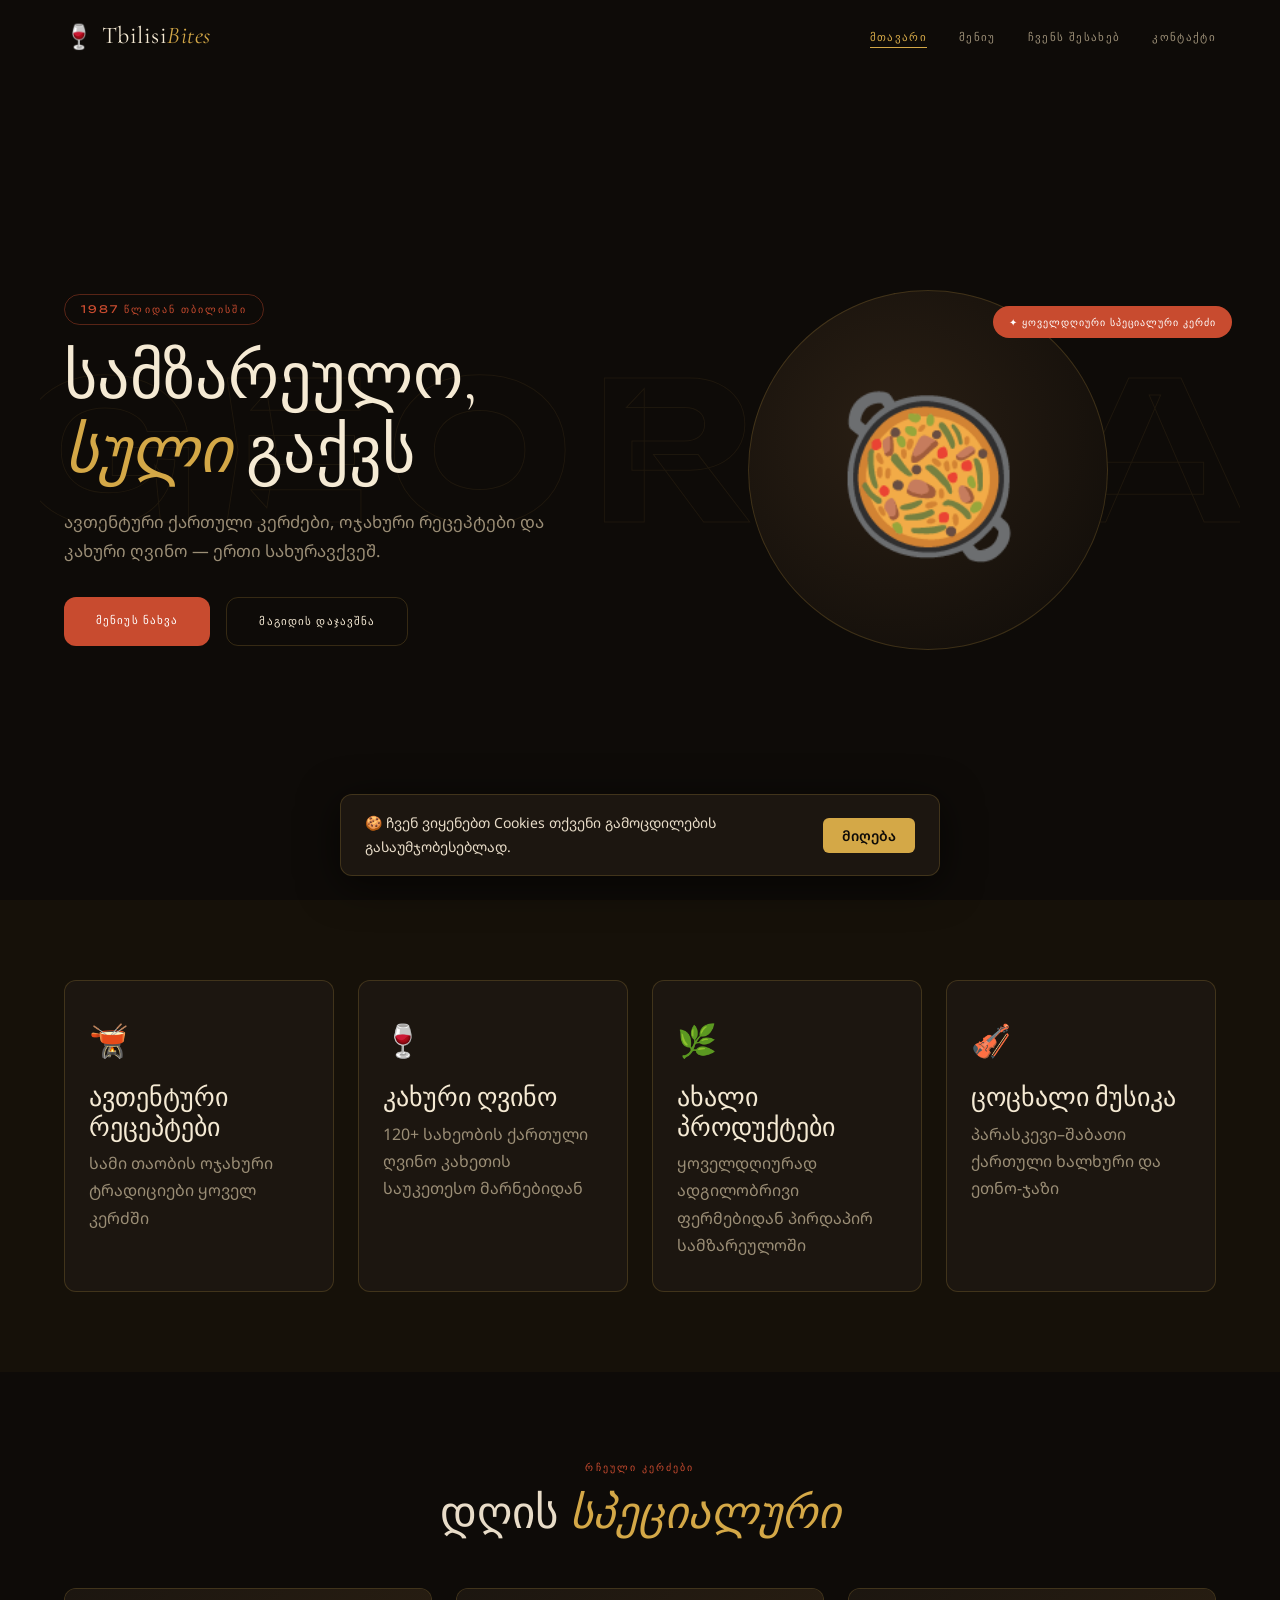
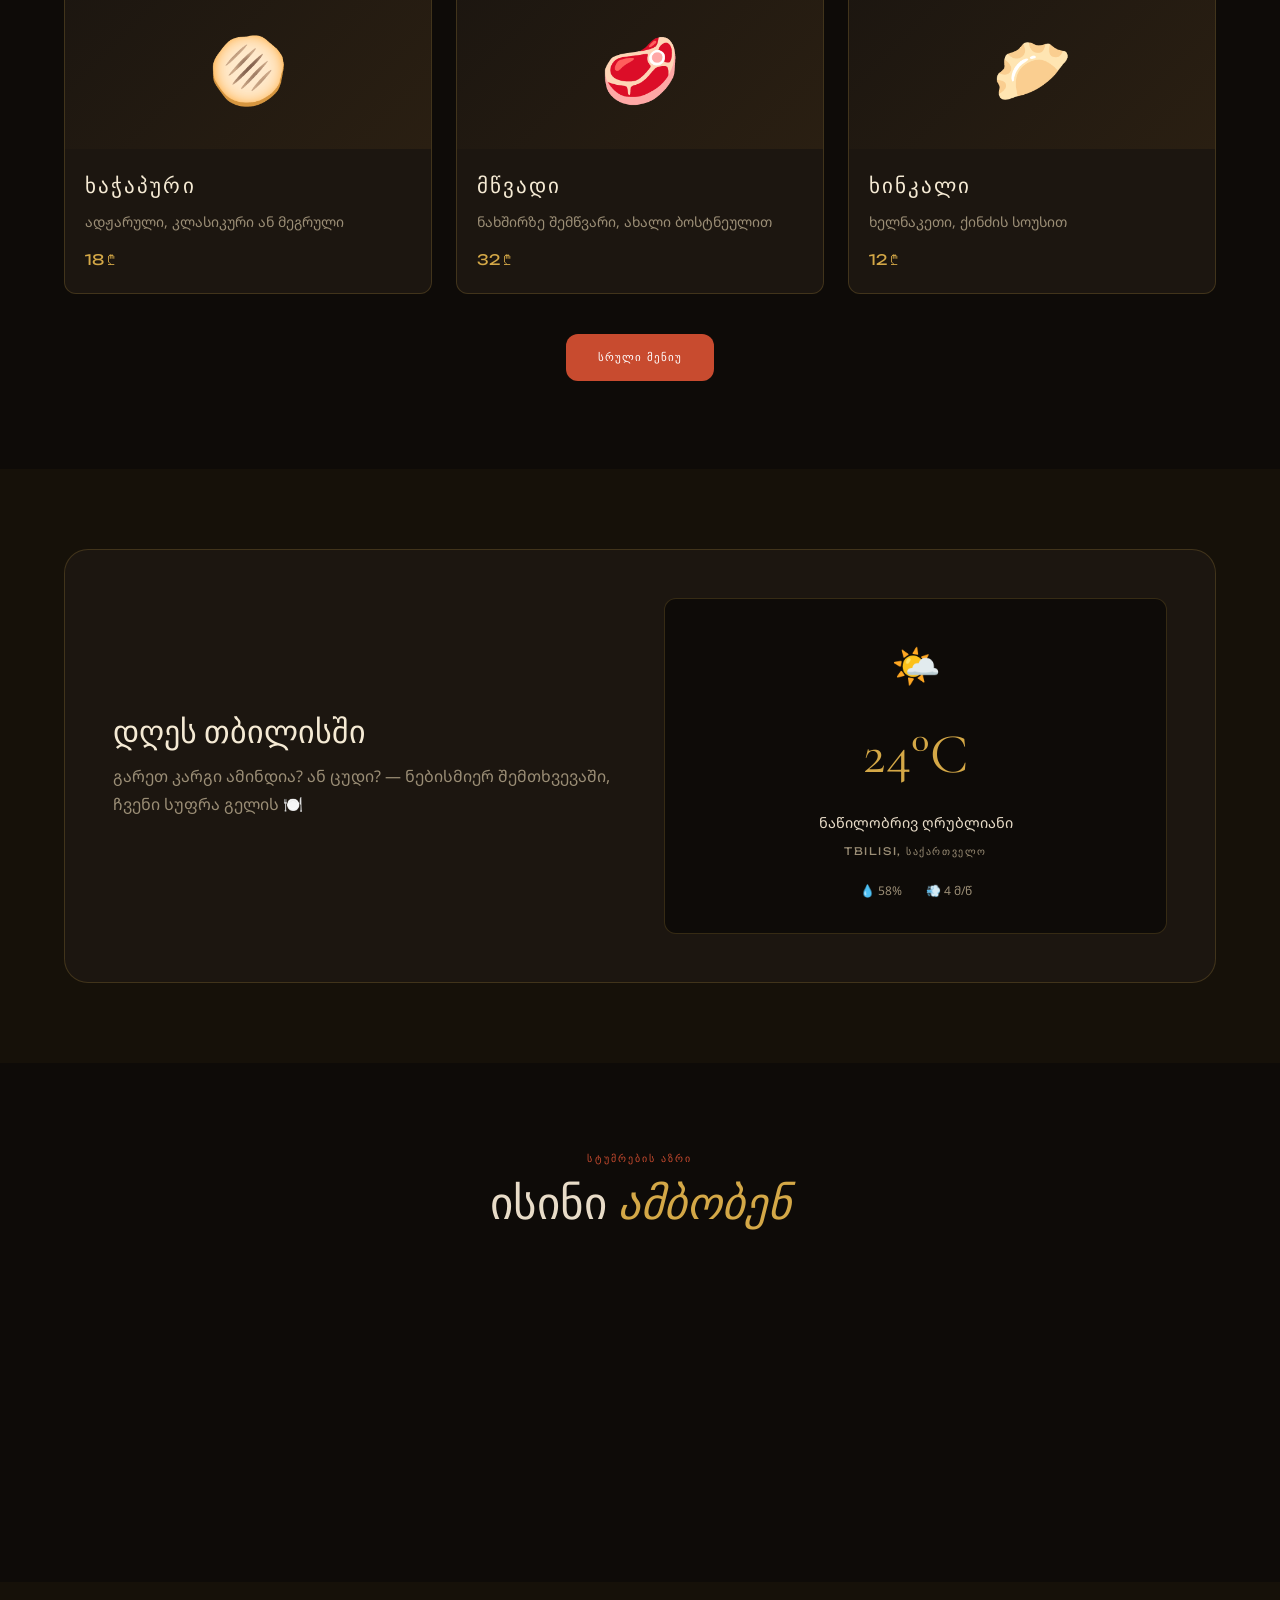
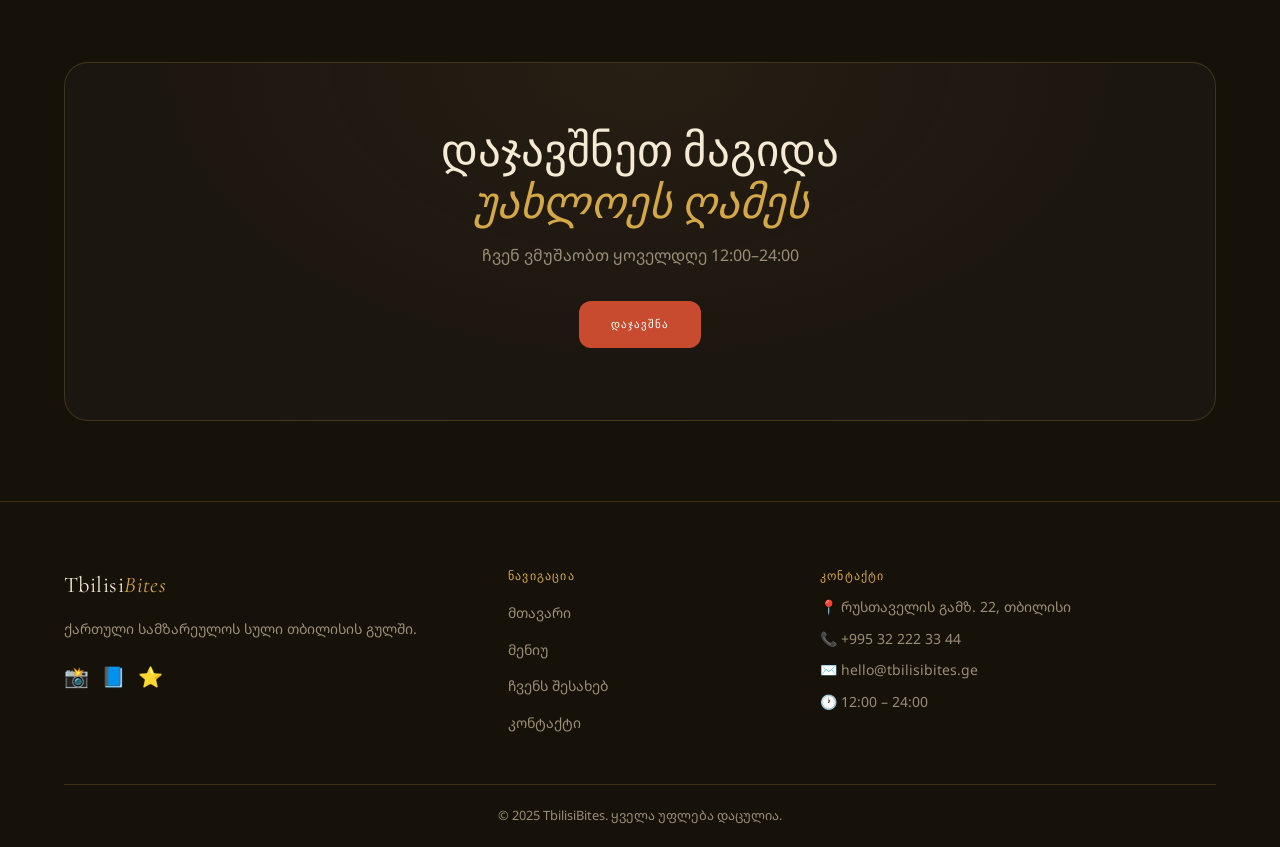
<file: index.html>
<!DOCTYPE html>
<html lang="ka">
<head>
  <meta charset="UTF-8" />
  <meta name="viewport" content="width=device-width, initial-scale=1.0" />
  <title>Tbilisi Bites — ავთენტური ქართული სამზარეულო</title>
  <link rel="stylesheet" href="./css/style.css" />
  <link rel="stylesheet" href="./css/animations.css" />
  <link rel="preconnect" href="https://fonts.googleapis.com" />
  <link rel="preconnect" href="https://fonts.gstatic.com" crossorigin />
  <link href="https://fonts.googleapis.com/css2?family=Cormorant+Garamond:ital,wght@0,300;0,400;0,600;1,400&family=Unbounded:wght@300;400;700&family=Noto+Sans+Georgian:wght@300;400;600&display=swap" rel="stylesheet" />
</head>
<body>

  <!-- Cookie Notification -->
  <div class="cookie-banner" id="cookieBanner">
    <div class="cookie-content">
      <p>🍪 ჩვენ ვიყენებთ Cookies თქვენი გამოცდილების გასაუმჯობესებლად.</p>
      <button id="acceptCookies" class="btn-cookie">მიღება</button>
    </div>
  </div>

  <!-- Header / Nav -->
  <header class="site-header" id="siteHeader">
    <nav class="navbar">
      <a href="index.html" class="logo">
        <span class="logo-geo">🍷</span>
        <span class="logo-text">Tbilisi<em>Bites</em></span>
      </a>
      <ul class="nav-links" id="navLinks">
        <li><a href="./index.html" class="active">მთავარი</a></li>
        <li><a href="./menu.html">მენიუ</a></li>
        <li><a href="./about.html">ჩვენს შესახებ</a></li>
        <li><a href="./contact.html">კონტაქტი</a></li>
      </ul>
      <button class="burger" id="burgerBtn" aria-label="მენიუ">
        <span></span><span></span><span></span>
      </button>
    </nav>
  </header>

  <main>
    <!-- Hero Section -->
    <section class="hero" id="hero">
      <div class="hero-bg-text">GEORGIA</div>
      <div class="hero-content reveal">
        <span class="hero-tag">1987 წლიდან თბილისში</span>
        <h1>სამზარეულო,<br/><em>სული</em> გაქვს</h1>
        <p>ავთენტური ქართული კერძები, ოჯახური რეცეპტები და<br/>კახური ღვინო — ერთი სახურავქვეშ.</p>
        <div class="hero-cta">
          <a href="./menu.html" class="btn-primary">მენიუს ნახვა</a>
          <a href="./contact.html" class="btn-outline">მაგიდის დაჯავშნა</a>
        </div>
      </div>
      <div class="hero-image-wrap">
        <div class="hero-plate">
          <div class="food-emoji-large">🥘</div>
        </div>
        <div class="floating-badge">✦ ყოველდღიური სპეციალური კერძი</div>
      </div>
      <div class="scroll-hint">
        <span>ქვემოთ</span>
        <div class="scroll-arrow">↓</div>
      </div>
    </section>

    <!-- Features Section -->
    <section class="features" id="features">
      <div class="container">
        <div class="features-grid">
          <article class="feature-card reveal">
            <div class="feature-icon">🫕</div>
            <h3>ავთენტური რეცეპტები</h3>
            <p>სამი თაობის ოჯახური ტრადიციები ყოველ კერძში</p>
          </article>
          <article class="feature-card reveal" style="--delay:0.1s">
            <div class="feature-icon">🍷</div>
            <h3>კახური ღვინო</h3>
            <p>120+ სახეობის ქართული ღვინო კახეთის საუკეთესო მარნებიდან</p>
          </article>
          <article class="feature-card reveal" style="--delay:0.2s">
            <div class="feature-icon">🌿</div>
            <h3>ახალი პროდუქტები</h3>
            <p>ყოველდღიურად ადგილობრივი ფერმებიდან პირდაპირ სამზარეულოში</p>
          </article>
          <article class="feature-card reveal" style="--delay:0.3s">
            <div class="feature-icon">🎻</div>
            <h3>ცოცხალი მუსიკა</h3>
            <p>პარასკევი–შაბათი ქართული ხალხური და ეთნო-ჯაზი</p>
          </article>
        </div>
      </div>
    </section>

    <!-- Featured Dishes -->
    <section class="featured-dishes" id="dishes">
      <div class="container">
        <header class="section-header reveal">
          <span class="section-tag">რჩეული კერძები</span>
          <h2>დღის <em>სპეციალური</em></h2>
        </header>
        <div class="dishes-grid" id="dishesGrid">
          <!-- Populated by JS / API -->
          <div class="dish-card reveal">
            <div class="dish-img">🫓</div>
            <div class="dish-info">
              <h4>ხაჭაპური</h4>
              <p>ადჟარული, კლასიკური ან მეგრული</p>
              <span class="price">18 ₾</span>
            </div>
          </div>
          <div class="dish-card reveal" style="--delay:0.1s">
            <div class="dish-img">🥩</div>
            <div class="dish-info">
              <h4>მწვადი</h4>
              <p>ნახშირზე შემწვარი, ახალი ბოსტნეულით</p>
              <span class="price">32 ₾</span>
            </div>
          </div>
          <div class="dish-card reveal" style="--delay:0.2s">
            <div class="dish-img">🥟</div>
            <div class="dish-info">
              <h4>ხინკალი</h4>
              <p>ხელნაკეთი, ქინძის სოუსით</p>
              <span class="price">12 ₾</span>
            </div>
          </div>
        </div>
        <div class="text-center">
          <a href="menu.html" class="btn-primary">სრული მენიუ</a>
        </div>
      </div>
    </section>

    <!-- Weather Widget (API) -->
    <section class="weather-section" id="weatherSection">
      <div class="container">
        <div class="weather-wrap reveal">
          <div class="weather-text">
            <h3>დღეს თბილისში</h3>
            <p>გარეთ კარგი ამინდია? ან ცუდი? — ნებისმიერ შემთხვევაში, ჩვენი სუფრა გელის 🍽️</p>
          </div>
          <div class="weather-card" id="weatherCard">
            <div class="weather-loading">ამინდი იტვირთება...</div>
          </div>
        </div>
      </div>
    </section>

    <!-- Testimonials -->
    <section class="testimonials" id="testimonials">
      <div class="container">
        <header class="section-header reveal">
          <span class="section-tag">სტუმრების აზრი</span>
          <h2>ისინი <em>ამბობენ</em></h2>
        </header>
        <div class="testimonials-grid" id="testimonialsGrid">
          <!-- Populated by randomuser API -->
        </div>
      </div>
    </section>

    <!-- Reservation CTA -->
    <section class="cta-section reveal">
      <div class="container">
        <div class="cta-inner">
          <h2>დაჯავშნეთ მაგიდა<br/><em>უახლოეს ღამეს</em></h2>
          <p>ჩვენ ვმუშაობთ ყოველდღე 12:00–24:00</p>
          <a href="contact.html" class="btn-primary">დაჯავშნა</a>
        </div>
      </div>
    </section>
  </main>

  <!-- Footer -->
  <footer class="site-footer">
    <div class="container">
      <div class="footer-grid">
        <div class="footer-brand">
          <span class="logo-text">Tbilisi<em>Bites</em></span>
          <p>ქართული სამზარეულოს სული თბილისის გულში.</p>
          <div class="socials">
            <a href="#" aria-label="Instagram">📸</a>
            <a href="#" aria-label="Facebook">📘</a>
            <a href="#" aria-label="TripAdvisor">⭐</a>
          </div>
        </div>
        <nav class="footer-nav">
          <h4>ნავიგაცია</h4>
          <ul>
            <li><a href="index.html">მთავარი</a></li>
            <li><a href="menu.html">მენიუ</a></li>
            <li><a href="about.html">ჩვენს შესახებ</a></li>
            <li><a href="contact.html">კონტაქტი</a></li>
          </ul>
        </nav>
        <address class="footer-contact">
          <h4>კონტაქტი</h4>
          <p>📍 რუსთაველის გამზ. 22, თბილისი</p>
          <p>📞 +995 32 222 33 44</p>
          <p>✉️ hello@tbilisibites.ge</p>
          <p>🕐 12:00 – 24:00</p>
        </address>
      </div>
      <div class="footer-bottom">
        <p>© 2025 TbilisiBites. ყველა უფლება დაცულია.</p>
      </div>
    </div>
  </footer>

  <!-- Scroll To Top -->
  <button class="scroll-top" id="scrollTop" aria-label="ზემოთ">↑</button>

  <script src="./js/main.js"></script>
  <script src="./js/weather.js"></script>
  <script src="./js/testimonials.js"></script>
</body>
</html>
</file>
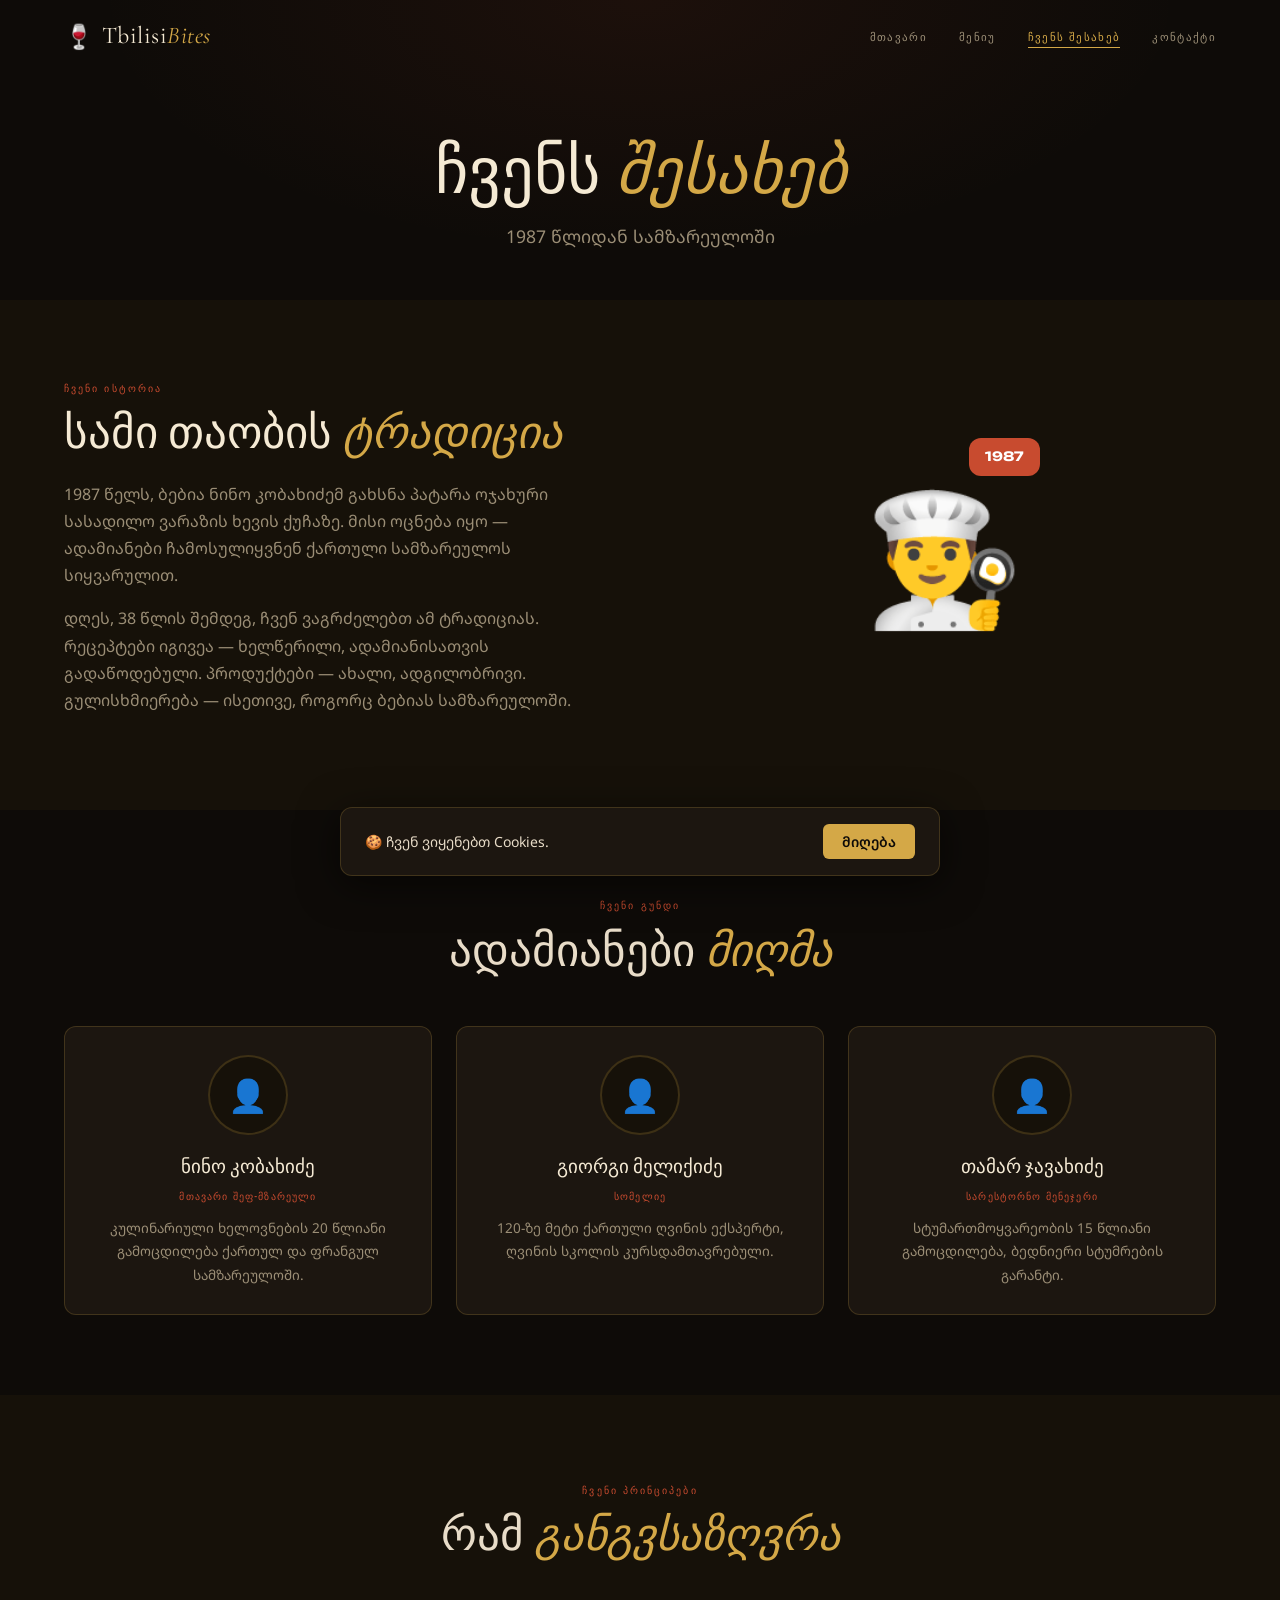
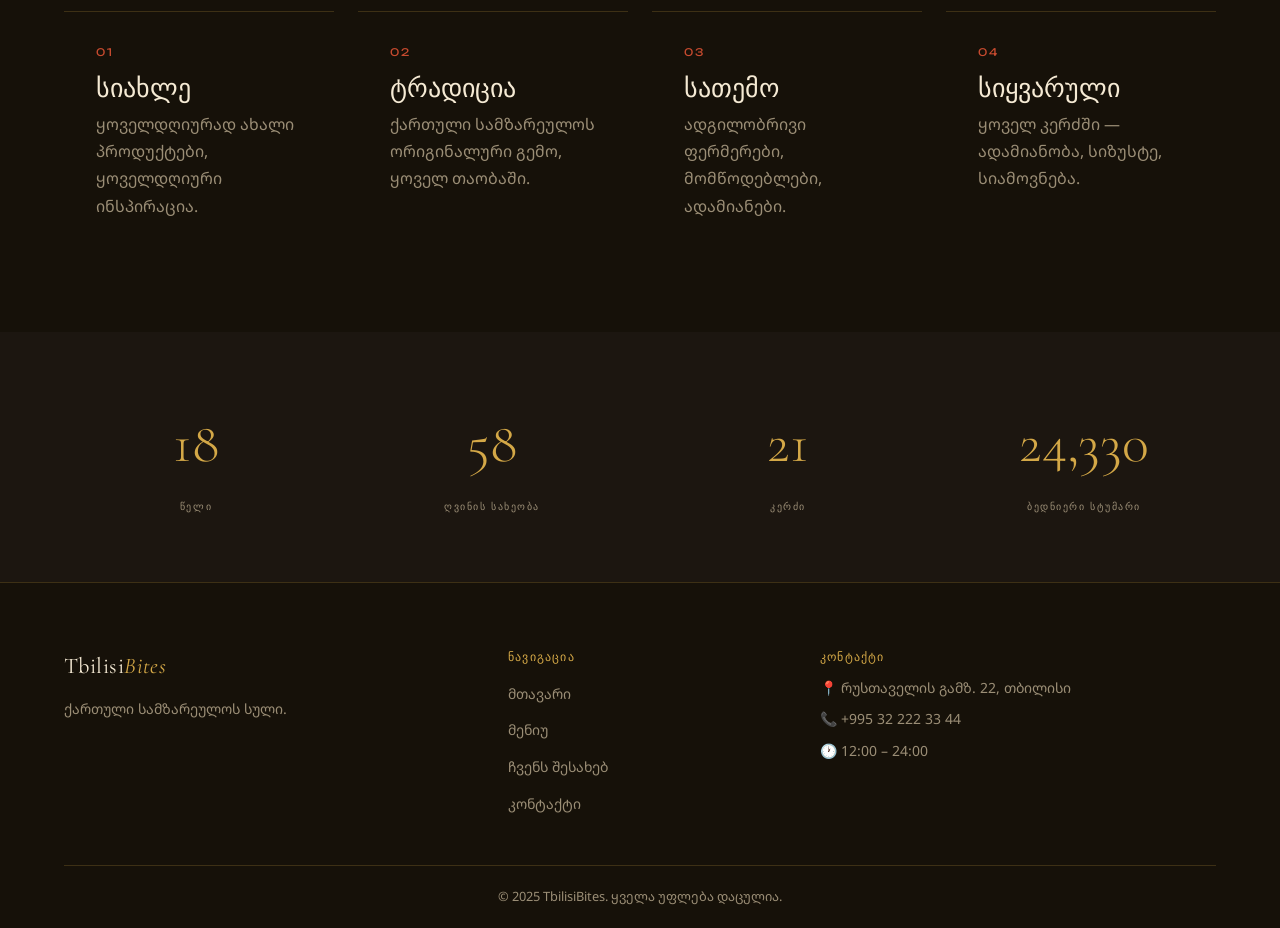
<file: about.html>
<!DOCTYPE html>
<html lang="ka">
<head>
  <meta charset="UTF-8" />
  <meta name="viewport" content="width=device-width, initial-scale=1.0" />
  <title>ჩვენს შესახებ — Tbilisi Bites</title>
  <link rel="stylesheet" href="./css/style.css" />
  <link rel="stylesheet" href="./css/animations.css" />
  <link href="https://fonts.googleapis.com/css2?family=Cormorant+Garamond:ital,wght@0,300;0,400;0,600;1,400&family=Unbounded:wght@300;400;700&family=Noto+Sans+Georgian:wght@300;400;600&display=swap" rel="stylesheet" />
</head>
<body>

  <div class="cookie-banner" id="cookieBanner">
    <div class="cookie-content">
      <p>🍪 ჩვენ ვიყენებთ Cookies.</p>
      <button id="acceptCookies" class="btn-cookie">მიღება</button>
    </div>
  </div>

  <header class="site-header" id="siteHeader">
    <nav class="navbar">
      <a href="./index.html" class="logo">
        <span class="logo-geo">🍷</span>
        <span class="logo-text">Tbilisi<em>Bites</em></span>
      </a>
      <ul class="nav-links" id="navLinks">
        <li><a href="./index.html">მთავარი</a></li>
        <li><a href="./menu.html">მენიუ</a></li>
        <li><a href="./about.html" class="active">ჩვენს შესახებ</a></li>
        <li><a href="./contact.html">კონტაქტი</a></li>
      </ul>
      <button class="burger" id="burgerBtn" aria-label="მენიუ">
        <span></span><span></span><span></span>
      </button>
    </nav>
  </header>

  <main>
    <section class="page-hero">
      <div class="container">
        <h1 class="reveal">ჩვენს <em>შესახებ</em></h1>
        <p class="reveal">1987 წლიდან სამზარეულოში</p>
      </div>
    </section>

    <!-- Story Section -->
    <section class="about-story">
      <div class="container">
        <div class="story-grid">
          <div class="story-text reveal">
            <span class="section-tag">ჩვენი ისტორია</span>
            <h2>სამი თაობის <em>ტრადიცია</em></h2>
            <p>1987 წელს, ბებია ნინო კობახიძემ გახსნა პატარა ოჯახური სასადილო ვარაზის ხევის ქუჩაზე. მისი ოცნება იყო — ადამიანები ჩამოსულიყვნენ ქართული სამზარეულოს სიყვარულით.</p>
            <p>დღეს, 38 წლის შემდეგ, ჩვენ ვაგრძელებთ ამ ტრადიციას. რეცეპტები იგივეა — ხელწერილი, ადამიანისათვის გადაწოდებული. პროდუქტები — ახალი, ადგილობრივი. გულისხმიერება — ისეთივე, როგორც ბებიას სამზარეულოში.</p>
          </div>
          <div class="story-visual reveal">
            <div class="story-emoji-wrap">
              <div class="big-emoji">👨‍🍳</div>
              <div class="story-badge">1987</div>
            </div>
          </div>
        </div>
      </div>
    </section>

    <!-- Team Section with API -->
    <section class="team-section">
      <div class="container">
        <header class="section-header reveal">
          <span class="section-tag">ჩვენი გუნდი</span>
          <h2>ადამიანები <em>მიღმა</em></h2>
        </header>
        <div class="team-grid" id="teamGrid">
          <!-- Populated by randomuser API -->
          <div class="team-loading">გუნდი იტვირთება...</div>
        </div>
      </div>
    </section>

    <!-- Values -->
    <section class="values-section">
      <div class="container">
        <header class="section-header reveal">
          <span class="section-tag">ჩვენი პრინციპები</span>
          <h2>რამ <em>განგვსაზღვრა</em></h2>
        </header>
        <div class="values-grid">
          <div class="value-item reveal">
            <span class="value-num">01</span>
            <h3>სიახლე</h3>
            <p>ყოველდღიურად ახალი პროდუქტები, ყოველდღიური ინსპირაცია.</p>
          </div>
          <div class="value-item reveal" style="--delay:0.1s">
            <span class="value-num">02</span>
            <h3>ტრადიცია</h3>
            <p>ქართული სამზარეულოს ორიგინალური გემო, ყოველ თაობაში.</p>
          </div>
          <div class="value-item reveal" style="--delay:0.2s">
            <span class="value-num">03</span>
            <h3>სათემო</h3>
            <p>ადგილობრივი ფერმერები, მომწოდებლები, ადამიანები.</p>
          </div>
          <div class="value-item reveal" style="--delay:0.3s">
            <span class="value-num">04</span>
            <h3>სიყვარული</h3>
            <p>ყოველ კერძში — ადამიანობა, სიზუსტე, სიამოვნება.</p>
          </div>
        </div>
      </div>
    </section>

    <!-- Stats -->
    <section class="stats-section reveal">
      <div class="container">
        <div class="stats-grid">
          <div class="stat-item">
            <span class="stat-num" data-target="38">0</span>
            <span class="stat-label">წელი</span>
          </div>
          <div class="stat-item">
            <span class="stat-num" data-target="120">0</span>
            <span class="stat-label">ღვინის სახეობა</span>
          </div>
          <div class="stat-item">
            <span class="stat-num" data-target="45">0</span>
            <span class="stat-label">კერძი</span>
          </div>
          <div class="stat-item">
            <span class="stat-num" data-target="50000">0</span>
            <span class="stat-label">ბედნიერი სტუმარი</span>
          </div>
        </div>
      </div>
    </section>
  </main>

  <footer class="site-footer">
    <div class="container">
      <div class="footer-grid">
        <div class="footer-brand">
          <span class="logo-text">Tbilisi<em>Bites</em></span>
          <p>ქართული სამზარეულოს სული.</p>
        </div>
        <nav class="footer-nav">
          <h4>ნავიგაცია</h4>
          <ul>
            <li><a href="index.html">მთავარი</a></li>
            <li><a href="menu.html">მენიუ</a></li>
            <li><a href="about.html">ჩვენს შესახებ</a></li>
            <li><a href="contact.html">კონტაქტი</a></li>
          </ul>
        </nav>
        <address class="footer-contact">
          <h4>კონტაქტი</h4>
          <p>📍 რუსთაველის გამზ. 22, თბილისი</p>
          <p>📞 +995 32 222 33 44</p>
          <p>🕐 12:00 – 24:00</p>
        </address>
      </div>
      <div class="footer-bottom">
        <p>© 2025 TbilisiBites. ყველა უფლება დაცულია.</p>
      </div>
    </div>
  </footer>

  <button class="scroll-top" id="scrollTop" aria-label="ზემოთ">↑</button>

  <script src="./js/main.js"></script>
  <script src="./js/team.js"></script>
  <script src="./js/stats.js"></script>
</body>
</html>
</file>
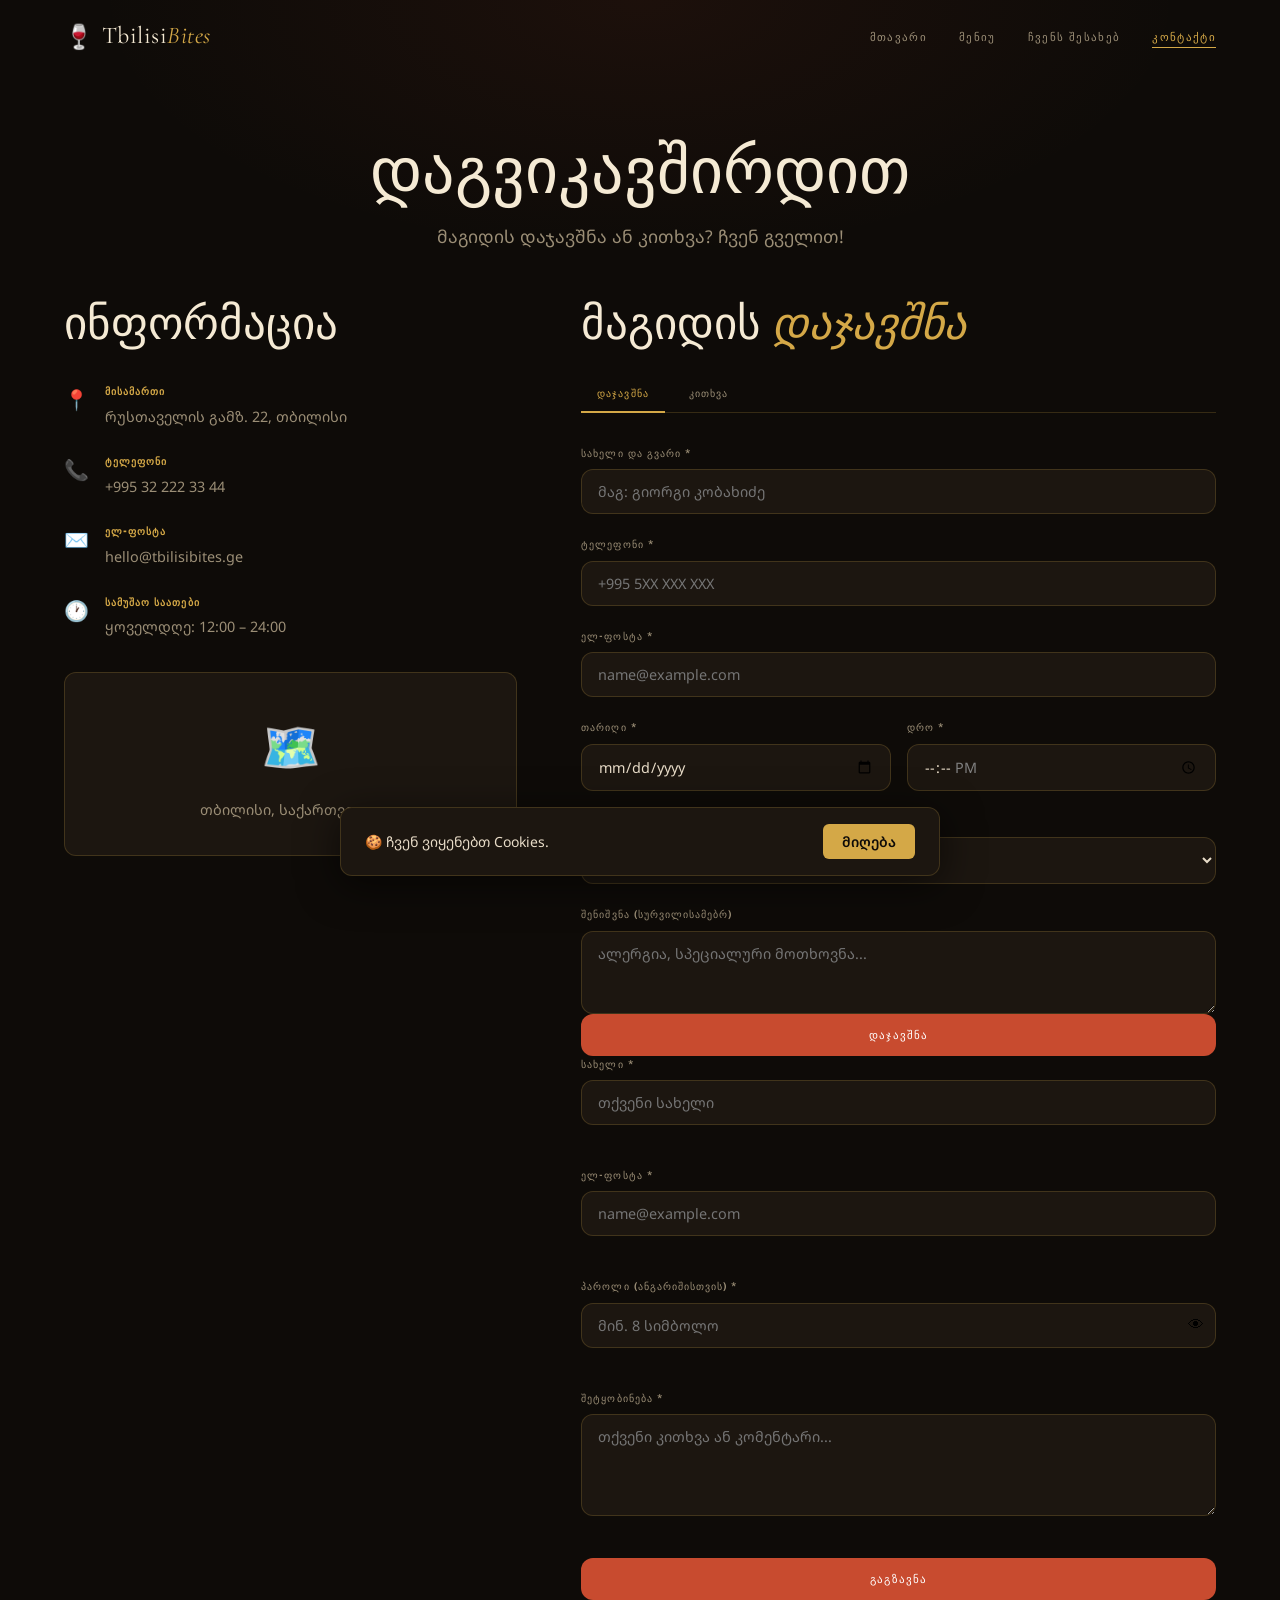
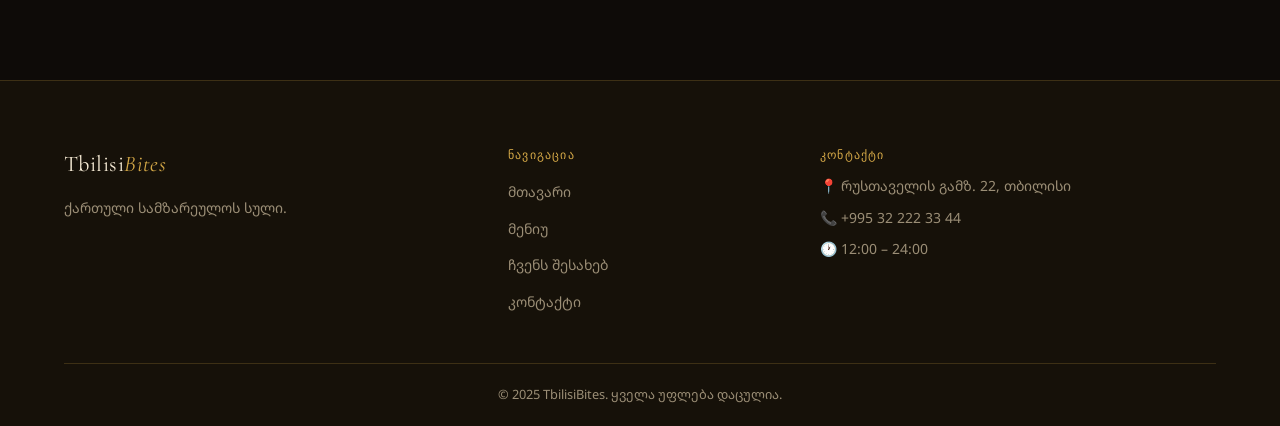
<file: contact.html>
<!DOCTYPE html>
<html lang="ka">
<head>
  <meta charset="UTF-8" />
  <meta name="viewport" content="width=device-width, initial-scale=1.0" />
  <title>კონტაქტი — Tbilisi Bites</title>
  <link rel="stylesheet" href="./css/style.css" />
  <link rel="stylesheet" href="./css/animations.css" />
  <link href="https://fonts.googleapis.com/css2?family=Cormorant+Garamond:ital,wght@0,300;0,400;0,600;1,400&family=Unbounded:wght@300;400;700&family=Noto+Sans+Georgian:wght@300;400;600&display=swap" rel="stylesheet" />
</head>
<body>

  <div class="cookie-banner" id="cookieBanner">
    <div class="cookie-content">
      <p>🍪 ჩვენ ვიყენებთ Cookies.</p>
      <button id="acceptCookies" class="btn-cookie">მიღება</button>
    </div>
  </div>

  <header class="site-header" id="siteHeader">
    <nav class="navbar">
      <a href="./index.html" class="logo">
        <span class="logo-geo">🍷</span>
        <span class="logo-text">Tbilisi<em>Bites</em></span>
      </a>
      <ul class="nav-links" id="navLinks">
        <li><a href="./index.html">მთავარი</a></li>
        <li><a href="./menu.html">მენიუ</a></li>
        <li><a href="./about.html">ჩვენს შესახებ</a></li>
        <li><a href="./contact.html" class="active">კონტაქტი</a></li>
      </ul>
      <button class="burger" id="burgerBtn" aria-label="მენიუ">
        <span></span><span></span><span></span>
      </button>
    </nav>
  </header>

  <main>
    <section class="page-hero">
      <div class="container">
        <h1 class="reveal">დაგვიკავშირდით</h1>
        <p class="reveal">მაგიდის დაჯავშნა ან კითხვა? ჩვენ გველით!</p>
      </div>
    </section>

    <section class="contact-section">
      <div class="container">
        <div class="contact-grid">

          <!-- Contact Info -->
          <aside class="contact-info reveal">
            <h2>ინფორმაცია</h2>
            <ul class="info-list">
              <li>
                <span class="info-icon">📍</span>
                <div>
                  <strong>მისამართი</strong>
                  <p>რუსთაველის გამზ. 22, თბილისი</p>
                </div>
              </li>
              <li>
                <span class="info-icon">📞</span>
                <div>
                  <strong>ტელეფონი</strong>
                  <p>+995 32 222 33 44</p>
                </div>
              </li>
              <li>
                <span class="info-icon">✉️</span>
                <div>
                  <strong>ელ-ფოსტა</strong>
                  <p>hello@tbilisibites.ge</p>
                </div>
              </li>
              <li>
                <span class="info-icon">🕐</span>
                <div>
                  <strong>სამუშაო საათები</strong>
                  <p>ყოველდღე: 12:00 – 24:00</p>
                </div>
              </li>
            </ul>
            <div class="map-placeholder">
              <div class="map-emoji">🗺️</div>
              <p>თბილისი, საქართველო</p>
            </div>
          </aside>

          <!-- Reservation / Contact Form -->
          <div class="form-wrap reveal">
            <h2>მაგიდის <em>დაჯავშნა</em></h2>

            <div class="form-tabs" id="formTabs">
              <button class="tab-btn active" data-tab="reservation">დაჯავშნა</button>
              <button class="tab-btn" data-tab="contact">კითხვა</button>
            </div>

            <!-- Reservation Form -->
            <form class="contact-form tab-content active" id="reservationForm" data-tab-content="reservation" novalidate>
              <div class="form-group">
                <label for="resName">სახელი და გვარი *</label>
                <input type="text" id="resName" name="name" placeholder="მაგ: გიორგი კობახიძე" autocomplete="name" />
                <span class="field-error" id="resNameErr"></span>
              </div>
              <div class="form-group">
                <label for="resPhone">ტელეფონი *</label>
                <input type="tel" id="resPhone" name="phone" placeholder="+995 5XX XXX XXX" autocomplete="tel" />
                <span class="field-error" id="resPhoneErr"></span>
              </div>
              <div class="form-group">
                <label for="resEmail">ელ-ფოსტა *</label>
                <input type="email" id="resEmail" name="email" placeholder="name@example.com" autocomplete="email" />
                <span class="field-error" id="resEmailErr"></span>
              </div>
              <div class="form-row">
                <div class="form-group">
                  <label for="resDate">თარიღი *</label>
                  <input type="date" id="resDate" name="date" />
                  <span class="field-error" id="resDateErr"></span>
                </div>
                <div class="form-group">
                  <label for="resTime">დრო *</label>
                  <input type="time" id="resTime" name="time" min="12:00" max="23:00" />
                  <span class="field-error" id="resTimeErr"></span>
                </div>
              </div>
              <div class="form-group">
                <label for="resGuests">სტუმრების რაოდენობა *</label>
                <select id="resGuests" name="guests">
                  <option value="">აირჩიეთ</option>
                  <option value="1">1 სტუმარი</option>
                  <option value="2">2 სტუმარი</option>
                  <option value="3-4">3-4 სტუმარი</option>
                  <option value="5-6">5-6 სტუმარი</option>
                  <option value="7+">7+ სტუმარი</option>
                </select>
                <span class="field-error" id="resGuestsErr"></span>
              </div>
              <div class="form-group">
                <label for="resNote">შენიშვნა (სურვილისამებრ)</label>
                <textarea id="resNote" name="note" placeholder="ალერგია, სპეციალური მოთხოვნა..." rows="3"></textarea>
              </div>
              <button type="submit" class="btn-primary btn-full">დაჯავშნა</button>
              <div class="form-success" id="resSuccess" style="display:none">
                ✅ თქვენი მაგიდა დაიჯავშნა! გამოგვიგზავნეთ ახალი ჯავშანი.
              </div>
            </form>

            <!-- Contact Form -->
            <form class="contact-form tab-content" id="contactForm" data-tab-content="contact" novalidate>
              <div class="form-group">
                <label for="ctName">სახელი *</label>
                <input type="text" id="ctName" name="name" placeholder="თქვენი სახელი" />
                <span class="field-error" id="ctNameErr"></span>
              </div>
              <div class="form-group">
                <label for="ctEmail">ელ-ფოსტა *</label>
                <input type="email" id="ctEmail" name="email" placeholder="name@example.com" />
                <span class="field-error" id="ctEmailErr"></span>
              </div>
              <div class="form-group">
                <label for="ctPassword">პაროლი (ანგარიშისთვის) *</label>
                <div class="password-wrap">
                  <input type="password" id="ctPassword" name="password" placeholder="მინ. 8 სიმბოლო" />
                  <button type="button" class="toggle-pwd" id="togglePwd" aria-label="პაროლის ჩვენება">👁</button>
                </div>
                <span class="field-error" id="ctPwdErr"></span>
              </div>
              <div class="form-group">
                <label for="ctMsg">შეტყობინება *</label>
                <textarea id="ctMsg" name="message" placeholder="თქვენი კითხვა ან კომენტარი..." rows="4"></textarea>
                <span class="field-error" id="ctMsgErr"></span>
              </div>
              <button type="submit" class="btn-primary btn-full">გაგზავნა</button>
              <div class="form-success" id="ctSuccess" style="display:none">
                ✅ შეტყობინება გაიგზავნა! მალე დაგიკავშირდებით.
              </div>
            </form>

          </div>
        </div>
      </div>
    </section>
  </main>

  <footer class="site-footer">
    <div class="container">
      <div class="footer-grid">
        <div class="footer-brand">
          <span class="logo-text">Tbilisi<em>Bites</em></span>
          <p>ქართული სამზარეულოს სული.</p>
        </div>
        <nav class="footer-nav">
          <h4>ნავიგაცია</h4>
          <ul>
            <li><a href="index.html">მთავარი</a></li>
            <li><a href="menu.html">მენიუ</a></li>
            <li><a href="about.html">ჩვენს შესახებ</a></li>
            <li><a href="contact.html">კონტაქტი</a></li>
          </ul>
        </nav>
        <address class="footer-contact">
          <h4>კონტაქტი</h4>
          <p>📍 რუსთაველის გამზ. 22, თბილისი</p>
          <p>📞 +995 32 222 33 44</p>
          <p>🕐 12:00 – 24:00</p>
        </address>
      </div>
      <div class="footer-bottom">
        <p>© 2025 TbilisiBites. ყველა უფლება დაცულია.</p>
      </div>
    </div>
  </footer>

  <button class="scroll-top" id="scrollTop" aria-label="ზემოთ">↑</button>

  <script src="./js/main.js"></script>
  <script src="./js/form.js"></script>
</body>
</html>
</file>
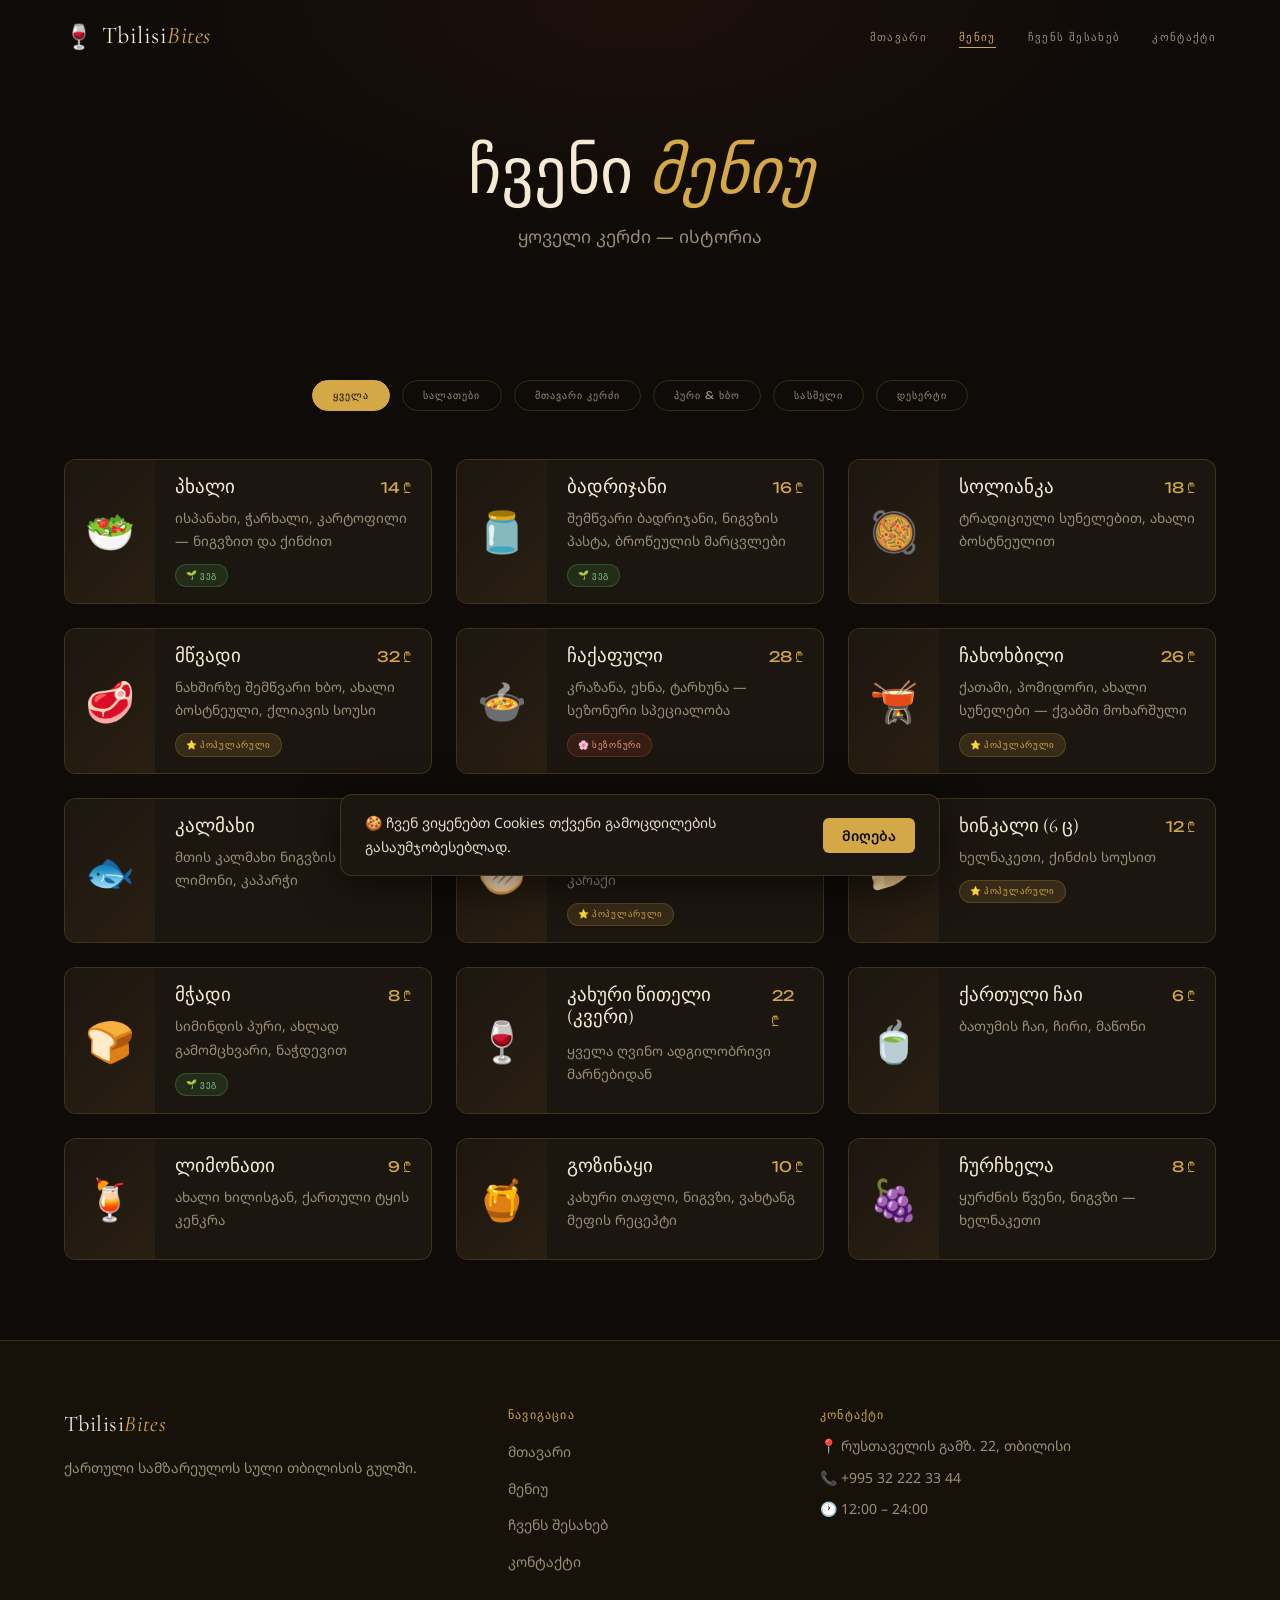
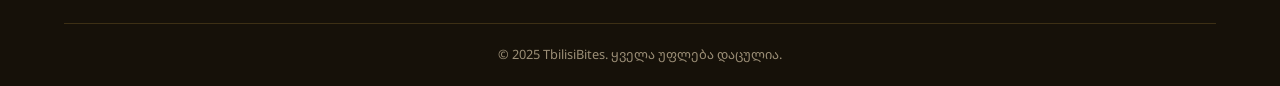
<file: menu.html>
<!DOCTYPE html>
<html lang="ka">
<head>
  <meta charset="UTF-8" />
  <meta name="viewport" content="width=device-width, initial-scale=1.0" />
  <title>მენიუ — Tbilisi Bites</title>
  <link rel="stylesheet" href="./css/style.css" />
  <link rel="stylesheet" href="./css/animations.css" />
  <link href="https://fonts.googleapis.com/css2?family=Cormorant+Garamond:ital,wght@0,300;0,400;0,600;1,400&family=Unbounded:wght@300;400;700&family=Noto+Sans+Georgian:wght@300;400;600&display=swap" rel="stylesheet" />
</head>
<body>

  <div class="cookie-banner" id="cookieBanner">
    <div class="cookie-content">
      <p>🍪 ჩვენ ვიყენებთ Cookies თქვენი გამოცდილების გასაუმჯობესებლად.</p>
      <button id="acceptCookies" class="btn-cookie">მიღება</button>
    </div>
  </div>

  <header class="site-header" id="siteHeader">
    <nav class="navbar">
      <a href="./index.html" class="logo">
        <span class="logo-geo">🍷</span>
        <span class="logo-text">Tbilisi<em>Bites</em></span>
      </a>
      <ul class="nav-links" id="navLinks">
        <li><a href="./index.html">მთავარი</a></li>
        <li><a href="./menu.html" class="active">მენიუ</a></li>
        <li><a href="./about.html">ჩვენს შესახებ</a></li>
        <li><a href="./contact.html">კონტაქტი</a></li>
      </ul>
      <button class="burger" id="burgerBtn" aria-label="მენიუ">
        <span></span><span></span><span></span>
      </button>
    </nav>
  </header>

  <main>
    <section class="page-hero">
      <div class="container">
        <h1 class="reveal">ჩვენი <em>მენიუ</em></h1>
        <p class="reveal">ყოველი კერძი — ისტორია</p>
      </div>
    </section>

    <section class="menu-section">
      <div class="container">

        <!-- Category Filter -->
        <div class="menu-filters reveal" id="menuFilters">
          <button class="filter-btn active" data-filter="all">ყველა</button>
          <button class="filter-btn" data-filter="starters">სალათები</button>
          <button class="filter-btn" data-filter="mains">მთავარი კერძი</button>
          <button class="filter-btn" data-filter="bread">პური & ხბო</button>
          <button class="filter-btn" data-filter="drinks">სასმელი</button>
          <button class="filter-btn" data-filter="desserts">დესერტი</button>
        </div>

        <div class="menu-grid" id="menuGrid">
          <!-- Starters -->
          <article class="menu-item reveal" data-cat="starters">
            <div class="menu-item-img">🥗</div>
            <div class="menu-item-body">
              <div class="menu-item-header">
                <h3>პხალი</h3>
                <span class="price">14 ₾</span>
              </div>
              <p>ისპანახი, ჭარხალი, კარტოფილი — ნიგვზით და ქინძით</p>
              <div class="tags"><span class="tag veg">🌱 ვეგ</span></div>
            </div>
          </article>
          <article class="menu-item reveal" data-cat="starters" style="--delay:0.05s">
            <div class="menu-item-img">🫙</div>
            <div class="menu-item-body">
              <div class="menu-item-header">
                <h3>ბადრიჯანი</h3>
                <span class="price">16 ₾</span>
              </div>
              <p>შემწვარი ბადრიჯანი, ნიგვზის პასტა, ბროწეულის მარცვლები</p>
              <div class="tags"><span class="tag veg">🌱 ვეგ</span></div>
            </div>
          </article>
          <article class="menu-item reveal" data-cat="starters" style="--delay:0.1s">
            <div class="menu-item-img">🥘</div>
            <div class="menu-item-body">
              <div class="menu-item-header">
                <h3>სოლიანკა</h3>
                <span class="price">18 ₾</span>
              </div>
              <p>ტრადიციული სუნელებით, ახალი ბოსტნეულით</p>
            </div>
          </article>

          <!-- Mains -->
          <article class="menu-item reveal" data-cat="mains">
            <div class="menu-item-img">🥩</div>
            <div class="menu-item-body">
              <div class="menu-item-header">
                <h3>მწვადი</h3>
                <span class="price">32 ₾</span>
              </div>
              <p>ნახშირზე შემწვარი ხბო, ახალი ბოსტნეული, ქლიავის სოუსი</p>
              <div class="tags"><span class="tag popular">⭐ პოპულარული</span></div>
            </div>
          </article>
          <article class="menu-item reveal" data-cat="mains" style="--delay:0.05s">
            <div class="menu-item-img">🍲</div>
            <div class="menu-item-body">
              <div class="menu-item-header">
                <h3>ჩაქაფული</h3>
                <span class="price">28 ₾</span>
              </div>
              <p>კრაზანა, ეხნა, ტარხუნა — სეზონური სპეციალობა</p>
              <div class="tags"><span class="tag seasonal">🌸 სეზონური</span></div>
            </div>
          </article>
          <article class="menu-item reveal" data-cat="mains" style="--delay:0.1s">
            <div class="menu-item-img">🫕</div>
            <div class="menu-item-body">
              <div class="menu-item-header">
                <h3>ჩახოხბილი</h3>
                <span class="price">26 ₾</span>
              </div>
              <p>ქათამი, პომიდორი, ახალი სუნელები — ქვაბში მოხარშული</p>
              <div class="tags"><span class="tag popular">⭐ პოპულარული</span></div>
            </div>
          </article>
          <article class="menu-item reveal" data-cat="mains" style="--delay:0.15s">
            <div class="menu-item-img">🐟</div>
            <div class="menu-item-body">
              <div class="menu-item-header">
                <h3>კალმახი</h3>
                <span class="price">34 ₾</span>
              </div>
              <p>მთის კალმახი ნიგვზის სოუსით, ლიმონი, კაპარჭი</p>
            </div>
          </article>

          <!-- Bread -->
          <article class="menu-item reveal" data-cat="bread">
            <div class="menu-item-img">🫓</div>
            <div class="menu-item-body">
              <div class="menu-item-header">
                <h3>ადჟარული ხაჭაპური</h3>
                <span class="price">18 ₾</span>
              </div>
              <p>ახალი სულგუნი, კვერცხი, კარაქი</p>
              <div class="tags"><span class="tag popular">⭐ პოპულარული</span></div>
            </div>
          </article>
          <article class="menu-item reveal" data-cat="bread" style="--delay:0.05s">
            <div class="menu-item-img">🥟</div>
            <div class="menu-item-body">
              <div class="menu-item-header">
                <h3>ხინკალი (6 ც)</h3>
                <span class="price">12 ₾</span>
              </div>
              <p>ხელნაკეთი, ქინძის სოუსით</p>
              <div class="tags"><span class="tag popular">⭐ პოპულარული</span></div>
            </div>
          </article>
          <article class="menu-item reveal" data-cat="bread" style="--delay:0.1s">
            <div class="menu-item-img">🍞</div>
            <div class="menu-item-body">
              <div class="menu-item-header">
                <h3>მჭადი</h3>
                <span class="price">8 ₾</span>
              </div>
              <p>სიმინდის პური, ახლად გამომცხვარი, ნაჭდევით</p>
              <div class="tags"><span class="tag veg">🌱 ვეგ</span></div>
            </div>
          </article>

          <!-- Drinks -->
          <article class="menu-item reveal" data-cat="drinks">
            <div class="menu-item-img">🍷</div>
            <div class="menu-item-body">
              <div class="menu-item-header">
                <h3>კახური წითელი (კვერი)</h3>
                <span class="price">22 ₾</span>
              </div>
              <p>ყველა ღვინო ადგილობრივი მარნებიდან</p>
            </div>
          </article>
          <article class="menu-item reveal" data-cat="drinks" style="--delay:0.05s">
            <div class="menu-item-img">🍵</div>
            <div class="menu-item-body">
              <div class="menu-item-header">
                <h3>ქართული ჩაი</h3>
                <span class="price">6 ₾</span>
              </div>
              <p>ბათუმის ჩაი, ჩირი, მაწონი</p>
            </div>
          </article>
          <article class="menu-item reveal" data-cat="drinks" style="--delay:0.1s">
            <div class="menu-item-img">🍹</div>
            <div class="menu-item-body">
              <div class="menu-item-header">
                <h3>ლიმონათი</h3>
                <span class="price">9 ₾</span>
              </div>
              <p>ახალი ხილისგან, ქართული ტყის კენკრა</p>
            </div>
          </article>

          <!-- Desserts -->
          <article class="menu-item reveal" data-cat="desserts">
            <div class="menu-item-img">🍯</div>
            <div class="menu-item-body">
              <div class="menu-item-header">
                <h3>გოზინაყი</h3>
                <span class="price">10 ₾</span>
              </div>
              <p>კახური თაფლი, ნიგვზი, ვახტანგ მეფის რეცეპტი</p>
            </div>
          </article>
          <article class="menu-item reveal" data-cat="desserts" style="--delay:0.05s">
            <div class="menu-item-img">🍇</div>
            <div class="menu-item-body">
              <div class="menu-item-header">
                <h3>ჩურჩხელა</h3>
                <span class="price">8 ₾</span>
              </div>
              <p>ყურძნის წვენი, ნიგვზი — ხელნაკეთი</p>
            </div>
          </article>
        </div>

      </div>
    </section>
  </main>

  <footer class="site-footer">
    <div class="container">
      <div class="footer-grid">
        <div class="footer-brand">
          <span class="logo-text">Tbilisi<em>Bites</em></span>
          <p>ქართული სამზარეულოს სული თბილისის გულში.</p>
        </div>
        <nav class="footer-nav">
          <h4>ნავიგაცია</h4>
          <ul>
            <li><a href="index.html">მთავარი</a></li>
            <li><a href="menu.html">მენიუ</a></li>
            <li><a href="about.html">ჩვენს შესახებ</a></li>
            <li><a href="contact.html">კონტაქტი</a></li>
          </ul>
        </nav>
        <address class="footer-contact">
          <h4>კონტაქტი</h4>
          <p>📍 რუსთაველის გამზ. 22, თბილისი</p>
          <p>📞 +995 32 222 33 44</p>
          <p>🕐 12:00 – 24:00</p>
        </address>
      </div>
      <div class="footer-bottom">
        <p>© 2025 TbilisiBites. ყველა უფლება დაცულია.</p>
      </div>
    </div>
  </footer>

  <button class="scroll-top" id="scrollTop" aria-label="ზემოთ">↑</button>

  <script src="./js/main.js"></script>
  <script src="./js/menu.js"></script>
</body>
</html>
</file>
<file: css/style.css>
/* ===================================
   TBILISI BITES — Main Stylesheet
   Theme: Dark Terracotta / Gold Luxury
   =================================== */

/* ---- CSS Variables ---- */
:root {
  --bg: #0e0b08;
  --bg-alt: #161109;
  --bg-card: #1c1610;
  --terracotta: #c84b2f;
  --gold: #d4a847;
  --gold-light: #e8c96a;
  --cream: #f5ead4;
  --cream-dim: #c9b88a;
  --white: #ffffff;
  --text: #e8dcc8;
  --text-dim: #9b8e76;
  --border: rgba(212, 168, 71, 0.2);
  --border-hover: rgba(212, 168, 71, 0.6);
  --shadow: 0 8px 40px rgba(0,0,0,0.6);
  --radius: 12px;
  --font-display: 'Cormorant Garamond', Georgia, serif;
  --font-heading: 'Unbounded', sans-serif;
  --font-body: 'Noto Sans Georgian', sans-serif;
  --nav-h: 72px;
  --transition: 0.3s cubic-bezier(0.4,0,0.2,1);
}

/* ---- Reset & Base ---- */
*, *::before, *::after { box-sizing: border-box; margin: 0; padding: 0; }
html { scroll-behavior: smooth; font-size: 16px; }
body {
  background: var(--bg);
  color: var(--text);
  font-family: var(--font-body);
  line-height: 1.7;
  min-height: 100vh;
  overflow-x: hidden;
}
img { max-width: 100%; display: block; }
a { color: inherit; text-decoration: none; }
ul { list-style: none; }
address { font-style: normal; }

/* ---- Typography ---- */
h1, h2, h3 { font-family: var(--font-display); line-height: 1.15; }
h1 { font-size: clamp(2.4rem, 5vw, 4.5rem); font-weight: 300; }
h2 { font-size: clamp(1.8rem, 3.5vw, 3rem); font-weight: 300; }
h3 { font-size: clamp(1.2rem, 2vw, 1.6rem); font-weight: 400; }
h4 { font-family: var(--font-heading); font-size: 0.75rem; font-weight: 400; letter-spacing: 0.1em; text-transform: uppercase; color: var(--gold); }
em { font-style: italic; color: var(--gold); }
p { color: var(--text-dim); }

/* ---- Layout ---- */
.container { width: 100%; max-width: 1200px; margin: 0 auto; padding: 0 1.5rem; }
section { padding: 5rem 0; }

/* ---- Cookie Banner ---- */
.cookie-banner {
  position: fixed; bottom: 1.5rem; left: 50%; transform: translateX(-50%);
  background: var(--bg-card); border: 1px solid var(--border);
  border-radius: var(--radius); padding: 1rem 1.5rem;
  display: flex; align-items: center; gap: 1rem; z-index: 9999;
  box-shadow: var(--shadow); width: calc(100% - 3rem); max-width: 600px;
  transition: var(--transition);
}
.cookie-banner.hidden { transform: translate(-50%, 200px); opacity: 0; pointer-events: none; }
.cookie-content { display: flex; align-items: center; gap: 1rem; flex-wrap: wrap; width: 100%; }
.cookie-content p { color: var(--text); font-size: 0.875rem; flex: 1; }
.btn-cookie {
  background: var(--gold); color: var(--bg); border: none;
  padding: 0.5rem 1.2rem; border-radius: 6px; cursor: pointer;
  font-family: var(--font-body); font-weight: 600; font-size: 0.875rem;
  transition: var(--transition); white-space: nowrap;
}
.btn-cookie:hover { background: var(--gold-light); }

/* ---- Header / Navbar ---- */
.site-header {
  position: fixed; top: 0; left: 0; right: 0;
  height: var(--nav-h); z-index: 1000;
  background: transparent;
  transition: background var(--transition), box-shadow var(--transition);
}
.site-header.scrolled {
  background: rgba(14,11,8,0.97);
  box-shadow: 0 2px 20px rgba(0,0,0,0.6);
  backdrop-filter: blur(10px);
}
.navbar {
  display: flex; align-items: center; justify-content: space-between;
  height: 100%; padding: 0 1.5rem; max-width: 1200px; margin: 0 auto;
}
.logo { display: flex; align-items: center; gap: 0.5rem; }
.logo-geo { font-size: 1.5rem; }
.logo-text {
  font-family: var(--font-display); font-size: 1.5rem; font-weight: 400;
  color: var(--cream); letter-spacing: 0.02em;
}
.logo-text em { color: var(--gold); font-style: italic; }
.nav-links {
  display: flex; align-items: center; gap: 2rem;
}
.nav-links a {
  font-family: var(--font-heading); font-size: 0.7rem; font-weight: 300;
  letter-spacing: 0.12em; text-transform: uppercase; color: var(--text-dim);
  transition: color var(--transition); position: relative; padding-bottom: 4px;
}
.nav-links a::after {
  content: ''; position: absolute; bottom: 0; left: 0; right: 0; height: 1px;
  background: var(--gold); transform: scaleX(0); transition: transform var(--transition);
}
.nav-links a:hover, .nav-links a.active { color: var(--gold); }
.nav-links a:hover::after, .nav-links a.active::after { transform: scaleX(1); }

/* ---- Burger ---- */
.burger {
  display: none; flex-direction: column; justify-content: center; gap: 5px;
  width: 40px; height: 40px; background: none; border: none; cursor: pointer;
  padding: 8px;
}
.burger span {
  display: block; height: 1.5px; background: var(--cream); border-radius: 2px;
  transition: var(--transition); transform-origin: center;
}
.burger.active span:nth-child(1) { transform: translateY(6.5px) rotate(45deg); }
.burger.active span:nth-child(2) { opacity: 0; transform: scaleX(0); }
.burger.active span:nth-child(3) { transform: translateY(-6.5px) rotate(-45deg); }

/* ---- Buttons ---- */
.btn-primary {
  display: inline-block; background: var(--terracotta); color: var(--white);
  padding: 0.875rem 2rem; border-radius: var(--radius); border: none; cursor: pointer;
  font-family: var(--font-heading); font-size: 0.7rem; font-weight: 400;
  letter-spacing: 0.1em; text-transform: uppercase;
  transition: var(--transition); position: relative; overflow: hidden;
}
.btn-primary::before {
  content: ''; position: absolute; inset: 0; background: var(--gold);
  transform: scaleX(0); transform-origin: left; transition: transform var(--transition);
  z-index: 0;
}
.btn-primary:hover::before { transform: scaleX(1); }
.btn-primary span, .btn-primary { z-index: 1; position: relative; }
.btn-primary:hover { color: var(--bg); }
.btn-outline {
  display: inline-block; background: transparent; color: var(--cream);
  padding: 0.875rem 2rem; border-radius: var(--radius);
  border: 1px solid var(--border); cursor: pointer;
  font-family: var(--font-heading); font-size: 0.7rem;
  letter-spacing: 0.1em; text-transform: uppercase;
  transition: var(--transition);
}
.btn-outline:hover { border-color: var(--gold); color: var(--gold); }
.btn-full { width: 100%; text-align: center; }
.text-center { text-align: center; margin-top: 2rem; }

/* ---- Scroll Top ---- */
.scroll-top {
  position: fixed; bottom: 2rem; right: 2rem; z-index: 100;
  width: 44px; height: 44px; border-radius: 50%;
  background: var(--gold); color: var(--bg); border: none; cursor: pointer;
  font-size: 1.2rem; display: flex; align-items: center; justify-content: center;
  opacity: 0; transform: translateY(20px); pointer-events: none;
  transition: var(--transition); box-shadow: var(--shadow);
}
.scroll-top.visible { opacity: 1; transform: translateY(0); pointer-events: auto; }
.scroll-top:hover { background: var(--gold-light); transform: translateY(-3px); }

/* ---- Section Headers ---- */
.section-header { text-align: center; margin-bottom: 3rem; }
.section-tag {
  display: inline-block; font-family: var(--font-heading); font-size: 0.65rem;
  letter-spacing: 0.2em; text-transform: uppercase; color: var(--terracotta);
  margin-bottom: 0.75rem;
}

/* =====================================
   HERO
===================================== */
.hero {
  min-height: 100vh; display: grid; grid-template-columns: 1fr 1fr;
  align-items: center; position: relative; overflow: hidden;
  padding: calc(var(--nav-h) + 2rem) 1.5rem 4rem;
  max-width: 1200px; margin: 0 auto;
}
.hero-bg-text {
  position: absolute; top: 50%; left: 50%; transform: translate(-50%, -50%);
  font-family: var(--font-heading); font-size: clamp(6rem, 15vw, 14rem);
  font-weight: 700; letter-spacing: 0.1em; text-transform: uppercase;
  color: transparent; -webkit-text-stroke: 1px rgba(212,168,71,0.08);
  pointer-events: none; white-space: nowrap; user-select: none;
}
.hero-content { z-index: 2; }
.hero-tag {
  display: inline-block; font-family: var(--font-heading); font-size: 0.65rem;
  letter-spacing: 0.2em; text-transform: uppercase; color: var(--terracotta);
  margin-bottom: 1rem; padding: 0.35rem 1rem;
  border: 1px solid rgba(200,75,47,0.4); border-radius: 999px;
}
.hero h1 { color: var(--cream); margin-bottom: 1.25rem; }
.hero p { font-size: 1.05rem; margin-bottom: 2rem; color: var(--text-dim); }
.hero-cta { display: flex; gap: 1rem; flex-wrap: wrap; }
.hero-image-wrap {
  display: flex; flex-direction: column; align-items: center; justify-content: center;
  position: relative; z-index: 2;
}
.hero-plate {
  width: clamp(200px, 30vw, 360px); height: clamp(200px, 30vw, 360px);
  border-radius: 50%; background: radial-gradient(circle at 40% 40%, #2a1f14, #0e0b08);
  border: 1px solid var(--border); display: flex; align-items: center; justify-content: center;
  animation: float 4s ease-in-out infinite;
}
.food-emoji-large { font-size: clamp(5rem, 12vw, 10rem); }
.floating-badge {
  position: absolute; top: 1rem; right: -1rem;
  background: var(--terracotta); color: var(--white); padding: 0.5rem 1rem;
  border-radius: 999px; font-family: var(--font-heading); font-size: 0.6rem;
  letter-spacing: 0.1em; text-transform: uppercase;
  animation: float 3.5s ease-in-out infinite 0.5s;
}
.scroll-hint {
  position: absolute; bottom: 2rem; left: 50%; transform: translateX(-50%);
  display: flex; flex-direction: column; align-items: center; gap: 0.5rem;
  font-family: var(--font-heading); font-size: 0.6rem; letter-spacing: 0.15em;
  text-transform: uppercase; color: var(--text-dim); animation: bounce 2s infinite;
}

/* =====================================
   FEATURES
===================================== */
.features { background: var(--bg-alt); }
.features-grid {
  display: grid; grid-template-columns: repeat(4, 1fr); gap: 1.5rem;
}
.feature-card {
  background: var(--bg-card); border: 1px solid var(--border);
  border-radius: var(--radius); padding: 2rem 1.5rem;
  transition: var(--transition);
}
.feature-card:hover {
  border-color: var(--border-hover);
  transform: translateY(-4px);
  box-shadow: 0 12px 40px rgba(212,168,71,0.1);
}
.feature-icon { font-size: 2rem; margin-bottom: 1rem; }
.feature-card h3 { color: var(--cream); margin-bottom: 0.5rem; }

/* =====================================
   FEATURED DISHES
===================================== */
.dishes-grid {
  display: grid; grid-template-columns: repeat(3, 1fr); gap: 1.5rem;
  margin-bottom: 2.5rem;
}
.dish-card {
  background: var(--bg-card); border: 1px solid var(--border);
  border-radius: var(--radius); overflow: hidden;
  transition: var(--transition); cursor: pointer;
}
.dish-card:hover { border-color: var(--border-hover); transform: translateY(-4px); box-shadow: var(--shadow); }
.dish-img {
  background: linear-gradient(135deg, #1c1610, #2a1f12);
  height: 160px; display: flex; align-items: center; justify-content: center;
  font-size: 4rem;
}
.dish-info { padding: 1.25rem; }
.dish-info h4 { font-family: var(--font-display); font-size: 1.3rem; color: var(--cream); margin-bottom: 0.35rem; }
.dish-info p { font-size: 0.875rem; margin-bottom: 0.75rem; }
.price { font-family: var(--font-heading); font-size: 0.9rem; color: var(--gold); }

/* =====================================
   WEATHER SECTION
===================================== */
.weather-section { background: var(--bg-alt); }
.weather-wrap {
  display: grid; grid-template-columns: 1fr 1fr; gap: 3rem; align-items: center;
  background: var(--bg-card); border: 1px solid var(--border);
  border-radius: calc(var(--radius) * 2); padding: 3rem;
}
.weather-text h3 { font-family: var(--font-display); font-size: 2rem; color: var(--cream); margin-bottom: 0.75rem; }
.weather-card {
  background: var(--bg); border: 1px solid var(--border); border-radius: var(--radius);
  padding: 2rem; text-align: center; min-height: 140px;
  display: flex; align-items: center; justify-content: center; flex-direction: column; gap: 0.5rem;
}
.weather-temp { font-family: var(--font-display); font-size: 3.5rem; color: var(--gold); }
.weather-desc { font-size: 0.9rem; text-transform: capitalize; }
.weather-city { font-family: var(--font-heading); font-size: 0.65rem; letter-spacing: 0.15em; text-transform: uppercase; color: var(--text-dim); }

/* =====================================
   TESTIMONIALS
===================================== */
.testimonials-grid {
  display: grid; grid-template-columns: repeat(3, 1fr); gap: 1.5rem;
}
.testimonial-card {
  background: var(--bg-card); border: 1px solid var(--border);
  border-radius: var(--radius); padding: 1.75rem;
  transition: var(--transition);
}
.testimonial-card:hover { border-color: var(--border-hover); }
.testimonial-top { display: flex; align-items: center; gap: 1rem; margin-bottom: 1rem; }
.testimonial-avatar {
  width: 50px; height: 50px; border-radius: 50%; overflow: hidden;
  border: 2px solid var(--border);
}
.testimonial-avatar img { width: 100%; height: 100%; object-fit: cover; }
.testimonial-name { font-family: var(--font-display); font-size: 1.1rem; color: var(--cream); }
.testimonial-stars { color: var(--gold); font-size: 0.875rem; }
.testimonial-text { font-size: 0.9rem; line-height: 1.65; color: var(--text-dim); font-style: italic; }

/* =====================================
   CTA SECTION
===================================== */
.cta-section { background: var(--bg-alt); }
.cta-inner {
  text-align: center; background: var(--bg-card); border: 1px solid var(--border);
  border-radius: calc(var(--radius)*2); padding: 4rem 2rem;
  background-image: radial-gradient(ellipse at 50% 0%, rgba(212,168,71,0.06), transparent 60%);
}
.cta-inner h2 { color: var(--cream); margin-bottom: 0.75rem; }
.cta-inner p { margin-bottom: 2rem; }

/* =====================================
   PAGE HERO (inner pages)
===================================== */
.page-hero {
  padding: calc(var(--nav-h) + 4rem) 1.5rem 3rem;
  text-align: center;
  background: radial-gradient(ellipse at 50% 0%, rgba(200,75,47,0.08), transparent 60%);
}
.page-hero h1 { color: var(--cream); }
.page-hero p { margin-top: 0.75rem; font-size: 1.1rem; }

/* =====================================
   MENU PAGE
===================================== */
.menu-filters {
  display: flex; gap: 0.75rem; flex-wrap: wrap; justify-content: center;
  margin-bottom: 3rem;
}
.filter-btn {
  background: transparent; color: var(--text-dim); border: 1px solid var(--border);
  padding: 0.5rem 1.25rem; border-radius: 999px; cursor: pointer;
  font-family: var(--font-heading); font-size: 0.65rem; letter-spacing: 0.1em;
  text-transform: uppercase; transition: var(--transition);
}
.filter-btn:hover, .filter-btn.active {
  background: var(--gold); color: var(--bg); border-color: var(--gold);
}
.menu-grid {
  display: grid; grid-template-columns: repeat(3, 1fr); gap: 1.5rem;
}
.menu-item {
  background: var(--bg-card); border: 1px solid var(--border);
  border-radius: var(--radius); overflow: hidden; display: flex;
  transition: var(--transition);
}
.menu-item:hover { border-color: var(--border-hover); transform: translateY(-3px); box-shadow: var(--shadow); }
.menu-item.hidden { display: none; }
.menu-item-img {
  width: 90px; min-width: 90px; background: linear-gradient(135deg, #1c1610, #2a1f12);
  display: flex; align-items: center; justify-content: center; font-size: 2.5rem;
}
.menu-item-body { padding: 1rem 1.25rem; flex: 1; }
.menu-item-header { display: flex; justify-content: space-between; align-items: flex-start; margin-bottom: 0.35rem; }
.menu-item-header h3 { font-family: var(--font-display); font-size: 1.2rem; color: var(--cream); }
.menu-item-body p { font-size: 0.85rem; margin-bottom: 0.75rem; }
.tags { display: flex; gap: 0.5rem; flex-wrap: wrap; }
.tag {
  font-family: var(--font-heading); font-size: 0.55rem; letter-spacing: 0.08em;
  padding: 0.2rem 0.6rem; border-radius: 999px;
}
.tag.veg { background: rgba(76,175,80,0.15); color: #81c784; border: 1px solid rgba(76,175,80,0.3); }
.tag.popular { background: rgba(212,168,71,0.15); color: var(--gold); border: 1px solid var(--border); }
.tag.seasonal { background: rgba(200,75,47,0.15); color: #ef9a7a; border: 1px solid rgba(200,75,47,0.3); }

/* =====================================
   ABOUT PAGE
===================================== */
.about-story { background: var(--bg-alt); }
.story-grid { display: grid; grid-template-columns: 1fr 1fr; gap: 4rem; align-items: center; }
/* .story-text { } */
.story-text .section-tag { display: block; margin-bottom: 0.75rem; }
.story-text h2 { color: var(--cream); margin-bottom: 1.25rem; }
.story-text p { margin-bottom: 1rem; }
.story-visual { display: flex; justify-content: center; }
.story-emoji-wrap { position: relative; }
.big-emoji { font-size: 8rem; }
.story-badge {
  position: absolute; top: -0.5rem; right: -1rem;
  background: var(--terracotta); color: var(--white);
  font-family: var(--font-heading); font-size: 0.8rem; font-weight: 700;
  padding: 0.5rem 1rem; border-radius: var(--radius);
}
.team-grid {
  display: grid; grid-template-columns: repeat(3, 1fr); gap: 1.5rem;
}
.team-card {
  background: var(--bg-card); border: 1px solid var(--border);
  border-radius: var(--radius); padding: 1.75rem; text-align: center;
  transition: var(--transition);
}
.team-card:hover { border-color: var(--border-hover); transform: translateY(-4px); }
.team-avatar {
  width: 80px; height: 80px; border-radius: 50%; overflow: hidden;
  margin: 0 auto 1rem; border: 2px solid var(--border);
}
.team-avatar img { width: 100%; height: 100%; object-fit: cover; }
.team-name { font-family: var(--font-display); font-size: 1.2rem; color: var(--cream); margin-bottom: 0.25rem; }
.team-role { font-family: var(--font-heading); font-size: 0.6rem; letter-spacing: 0.12em; text-transform: uppercase; color: var(--terracotta); margin-bottom: 0.75rem; }
.team-loading { text-align: center; padding: 2rem; color: var(--text-dim); width: 100%; grid-column: 1/-1; }
.values-section { background: var(--bg-alt); }
.values-grid {
  display: grid; grid-template-columns: repeat(4, 1fr); gap: 1.5rem;
}
.value-item {
  padding: 2rem; border-top: 1px solid var(--border);
  transition: var(--transition);
}
.value-item:hover { border-top-color: var(--gold); }
.value-num { font-family: var(--font-heading); font-size: 0.65rem; color: var(--terracotta); letter-spacing: 0.15em; display: block; margin-bottom: 0.75rem; }
.value-item h3 { color: var(--cream); margin-bottom: 0.5rem; }
.stats-section { background: var(--bg-card); padding: 4rem 0; }
.stats-grid { display: grid; grid-template-columns: repeat(4, 1fr); gap: 2rem; text-align: center; }
/* .stat-item { } */
.stat-num { font-family: var(--font-display); font-size: 3.5rem; color: var(--gold); display: block; font-weight: 300; }
.stat-label { font-family: var(--font-heading); font-size: 0.65rem; letter-spacing: 0.15em; text-transform: uppercase; color: var(--text-dim); }

/* =====================================
   CONTACT PAGE
===================================== */
.contact-section { padding-top: 0; }
.contact-grid { display: grid; grid-template-columns: 1fr 1.4fr; gap: 4rem; align-items: start; }
.contact-info h2 { font-family: var(--font-display); color: var(--cream); margin-bottom: 2rem; }
.info-list { display: flex; flex-direction: column; gap: 1.5rem; margin-bottom: 2rem; }
.info-list li { display: flex; gap: 1rem; align-items: flex-start; }
.info-icon { font-size: 1.25rem; flex-shrink: 0; }
.info-list strong { display: block; font-family: var(--font-heading); font-size: 0.65rem; letter-spacing: 0.1em; text-transform: uppercase; color: var(--gold); margin-bottom: 0.25rem; }
.info-list p { color: var(--text-dim); font-size: 0.9rem; }
.map-placeholder {
  background: var(--bg-card); border: 1px solid var(--border); border-radius: var(--radius);
  padding: 2rem; text-align: center;
}
.map-emoji { font-size: 3rem; margin-bottom: 0.75rem; }
.map-placeholder p { font-size: 0.9rem; }
.form-wrap h2 { font-family: var(--font-display); color: var(--cream); margin-bottom: 1.5rem; }
.form-tabs { display: flex; gap: 0.5rem; margin-bottom: 2rem; border-bottom: 1px solid var(--border); padding-bottom: 0; }
.tab-btn {
  background: none; border: none; color: var(--text-dim); cursor: pointer;
  font-family: var(--font-heading); font-size: 0.65rem; letter-spacing: 0.1em;
  text-transform: uppercase; padding: 0.75rem 1rem; position: relative;
  transition: color var(--transition);
}
.tab-btn::after {
  content: ''; position: absolute; bottom: -1px; left: 0; right: 0; height: 2px;
  background: var(--gold); transform: scaleX(0); transition: transform var(--transition);
}
.tab-btn.active { color: var(--gold); }
.tab-btn.active::after { transform: scaleX(1); }
.tab-content { display: none; }
.tab-content.active { display: block; }
.contact-form { display: flex; flex-direction: column; gap: 1.25rem; }
.form-group { display: flex; flex-direction: column; gap: 0.4rem; }
.form-row { display: grid; grid-template-columns: 1fr 1fr; gap: 1rem; }
label {
  font-family: var(--font-heading); font-size: 0.65rem; letter-spacing: 0.1em;
  text-transform: uppercase; color: var(--text-dim);
}
input, select, textarea {
  background: var(--bg-card); border: 1px solid var(--border); color: var(--text);
  border-radius: var(--radius); padding: 0.75rem 1rem; font-family: var(--font-body);
  font-size: 0.9rem; transition: border-color var(--transition); width: 100%;
}
input:focus, select:focus, textarea:focus {
  outline: none; border-color: var(--gold);
}
input.error, select.error, textarea.error { border-color: var(--terracotta); }
.field-error { font-size: 0.78rem; color: var(--terracotta); min-height: 1rem; }
.password-wrap { position: relative; }
.password-wrap input { padding-right: 3rem; }
.toggle-pwd {
  position: absolute; right: 0.75rem; top: 50%; transform: translateY(-50%);
  background: none; border: none; cursor: pointer; font-size: 1rem; line-height: 1;
}
.form-success {
  background: rgba(76,175,80,0.1); border: 1px solid rgba(76,175,80,0.3);
  color: #81c784; padding: 1rem; border-radius: var(--radius); font-size: 0.9rem; text-align: center;
}

/* =====================================
   FOOTER
===================================== */
.site-footer {
  background: var(--bg-alt); border-top: 1px solid var(--border);
  padding: 4rem 0 0;
}
.footer-grid { display: grid; grid-template-columns: 1.5fr 1fr 1.5fr; gap: 3rem; margin-bottom: 3rem; }
.footer-brand .logo-text { font-size: 1.4rem; display: block; margin-bottom: 0.75rem; }
.footer-brand p { font-size: 0.875rem; margin-bottom: 1.25rem; }
.socials { display: flex; gap: 0.75rem; }
.socials a { font-size: 1.25rem; transition: transform var(--transition); display: inline-block; }
.socials a:hover { transform: scale(1.2); }
.footer-nav ul { display: flex; flex-direction: column; gap: 0.6rem; margin-top: 0.75rem; }
.footer-nav a { color: var(--text-dim); font-size: 0.875rem; transition: color var(--transition); }
.footer-nav a:hover { color: var(--gold); }
.footer-contact p { font-size: 0.875rem; margin: 0.5rem 0; }
.footer-bottom {
  border-top: 1px solid var(--border); padding: 1.25rem 0; text-align: center;
}
.footer-bottom p { font-size: 0.8rem; }

/* =====================================
   RESPONSIVE
===================================== */
@media (max-width: 1024px) {
  .features-grid { grid-template-columns: repeat(2, 1fr); }
  .dishes-grid { grid-template-columns: repeat(2, 1fr); }
  .menu-grid { grid-template-columns: repeat(2, 1fr); }
  .testimonials-grid { grid-template-columns: repeat(2, 1fr); }
  .team-grid { grid-template-columns: repeat(2, 1fr); }
  .values-grid { grid-template-columns: repeat(2, 1fr); }
  .stats-grid { grid-template-columns: repeat(2, 1fr); }
  .story-grid { grid-template-columns: 1fr; }
  .story-visual { display: none; }
}

@media (max-width: 768px) {
  :root { --nav-h: 64px; }
  section { padding: 3.5rem 0; }
  .burger { display: flex; }
  .nav-links {
    position: fixed; top: var(--nav-h); left: 0; right: 0; bottom: 0;
    background: rgba(14,11,8,0.98); backdrop-filter: blur(12px);
    flex-direction: column; justify-content: center; align-items: center; gap: 2.5rem;
    transform: translateX(100%); transition: transform var(--transition);
    z-index: 999;
  }
  .nav-links.open { transform: translateX(0); }
  .nav-links a { font-size: 1rem; }
  .hero { grid-template-columns: 1fr; min-height: auto; padding: calc(var(--nav-h) + 2rem) 1.5rem 3rem; }
  .hero-image-wrap { display: none; }
  .hero-bg-text { font-size: 5rem; }
  .weather-wrap { grid-template-columns: 1fr; gap: 1.5rem; padding: 2rem; }
  .contact-grid { grid-template-columns: 1fr; }
  .footer-grid { grid-template-columns: 1fr; gap: 2rem; }
  .features-grid { grid-template-columns: 1fr; }
  .dishes-grid { grid-template-columns: 1fr; }
  .testimonials-grid { grid-template-columns: 1fr; }
  .team-grid { grid-template-columns: 1fr; }
  .values-grid { grid-template-columns: 1fr; }
  .stats-grid { grid-template-columns: repeat(2, 1fr); }
  .menu-grid { grid-template-columns: 1fr; }
  .menu-item { flex-direction: column; }
  .menu-item-img { width: 100%; height: 100px; }
  .form-row { grid-template-columns: 1fr; }
}

@media (max-width: 480px) {
  .hero h1 { font-size: 2.2rem; }
  .hero-cta { flex-direction: column; }
  .hero-cta a { text-align: center; }
  .stats-grid { grid-template-columns: 1fr 1fr; gap: 1rem; }
  .stat-num { font-size: 2.5rem; }
  .menu-filters { gap: 0.5rem; }
  .filter-btn { font-size: 0.6rem; padding: 0.4rem 0.9rem; }
  .cookie-banner { bottom: 0.75rem; }
}

@media (max-width: 320px) {
  .container { padding: 0 1rem; }
  .hero h1 { font-size: 1.9rem; }
  .btn-primary, .btn-outline { padding: 0.75rem 1.5rem; font-size: 0.65rem; }
  .stats-grid { grid-template-columns: 1fr; }
}
</file>
<file: css/animations.css>
/* ===================================
   TBILISI BITES — Animations
=================================== */

/* ---- Keyframes ---- */
@keyframes float {
  0%, 100% { transform: translateY(0); }
  50% { transform: translateY(-14px); }
}

@keyframes bounce {
  0%, 100% { transform: translateX(-50%) translateY(0); }
  50% { transform: translateX(-50%) translateY(6px); }
}

@keyframes fadeInUp {
  from { opacity: 0; transform: translateY(30px); }
  to { opacity: 1; transform: translateY(0); }
}

@keyframes fadeIn {
  from { opacity: 0; }
  to { opacity: 1; }
}

@keyframes slideInLeft {
  from { opacity: 0; transform: translateX(-30px); }
  to { opacity: 1; transform: translateX(0); }
}

@keyframes pulseGold {
  0%, 100% { box-shadow: 0 0 0 0 rgba(212,168,71,0.3); }
  50% { box-shadow: 0 0 0 10px rgba(212,168,71,0); }
}

/* ---- Reveal on scroll ---- */
.reveal {
  opacity: 0;
  transform: translateY(24px);
  transition: opacity 0.65s ease var(--delay, 0s),
              transform 0.65s ease var(--delay, 0s);
}
.reveal.visible {
  opacity: 1;
  transform: translateY(0);
}

/* ---- Page load hero ---- */
.hero-content.reveal.visible {
  animation: none;
}

/* ---- Hero content on load ---- */
.hero-tag { animation: fadeIn 0.8s ease 0.2s both; }
.hero h1 { animation: fadeInUp 0.8s ease 0.35s both; }
.hero p { animation: fadeInUp 0.8s ease 0.5s both; }
.hero-cta { animation: fadeInUp 0.8s ease 0.65s both; }

/* ---- Number counter ---- */
@keyframes countUp {
  from { opacity: 0.3; }
  to { opacity: 1; }
}
.stat-num { animation: countUp 1s ease both; }

/* ---- Hover transitions already in style.css, just add glow effect ---- */
.dish-card:hover .dish-img,
.menu-item:hover .menu-item-img {
  filter: brightness(1.15);
}

/* ---- Nav link hover underline ---- */
.nav-links a { transition: color 0.25s ease; }

/* ---- Button ripple ---- */
.btn-primary { transition: color 0.3s, background 0.3s; }
</file>
